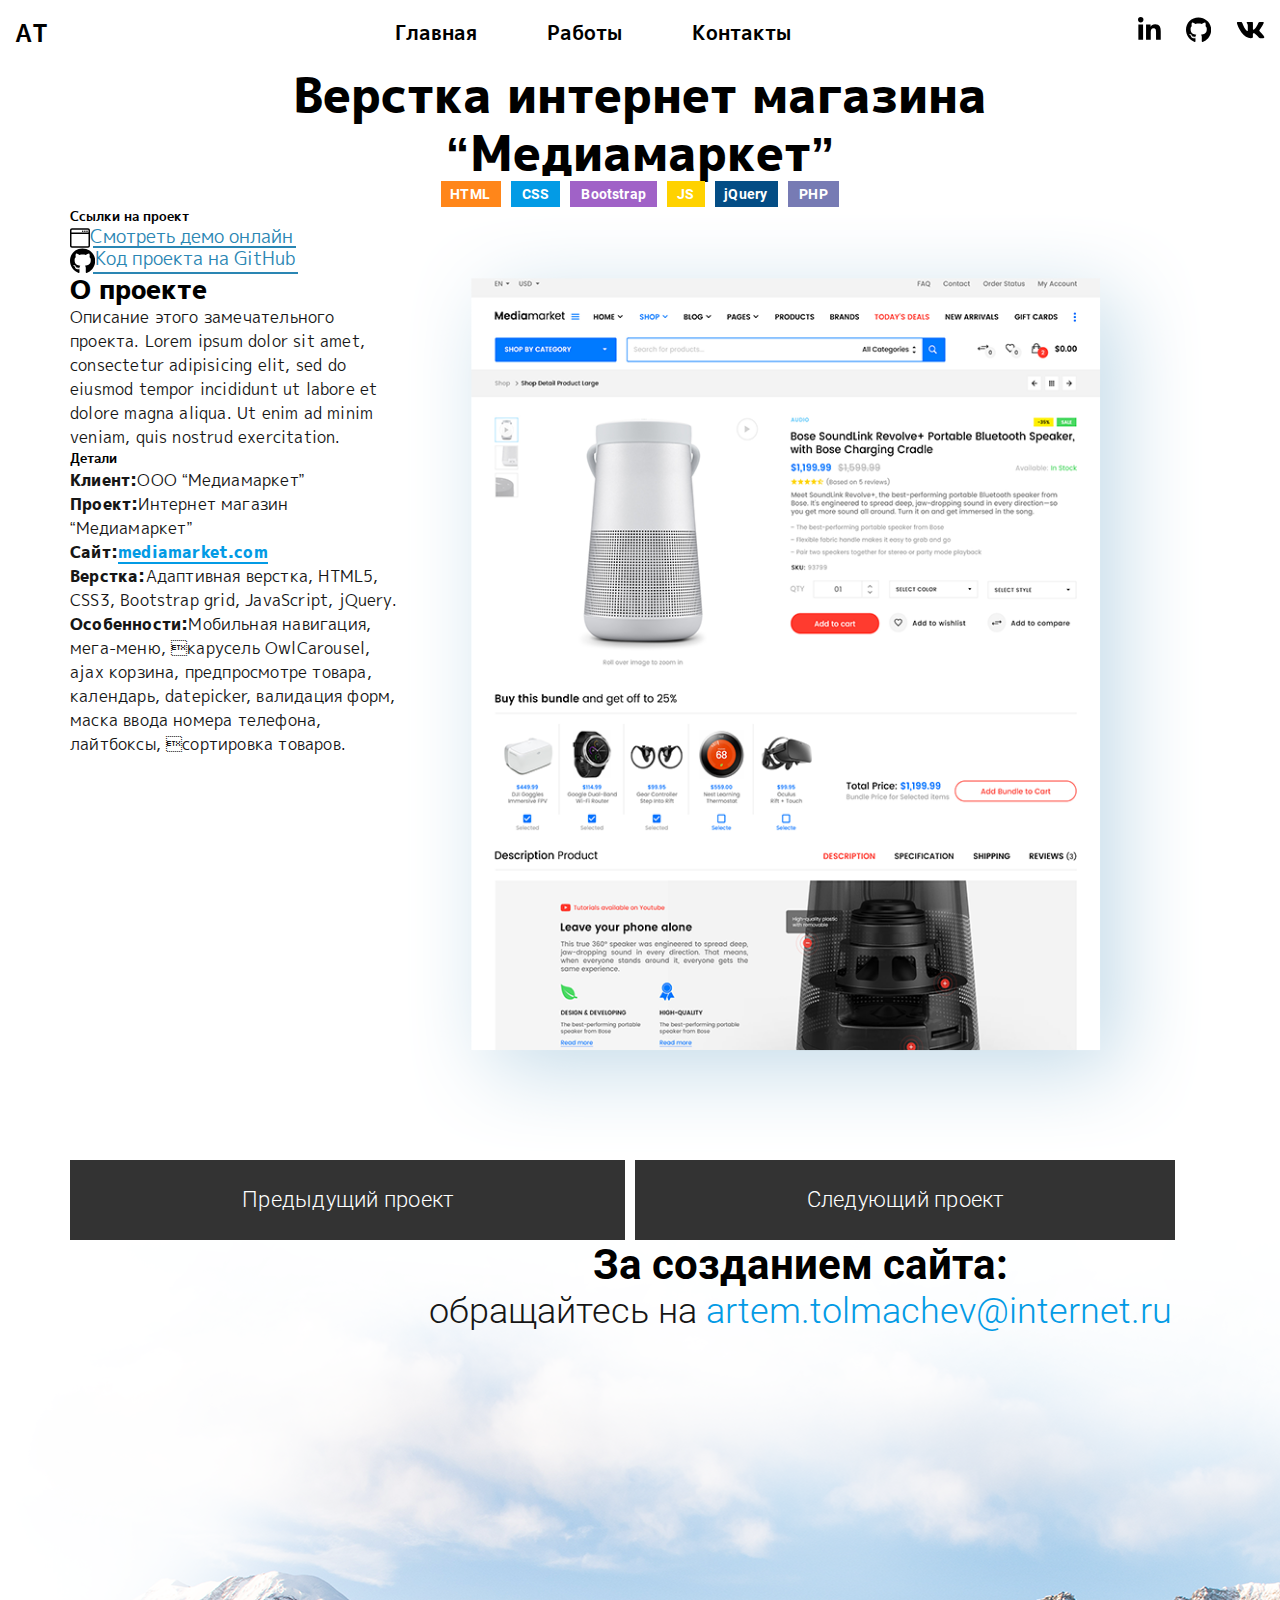
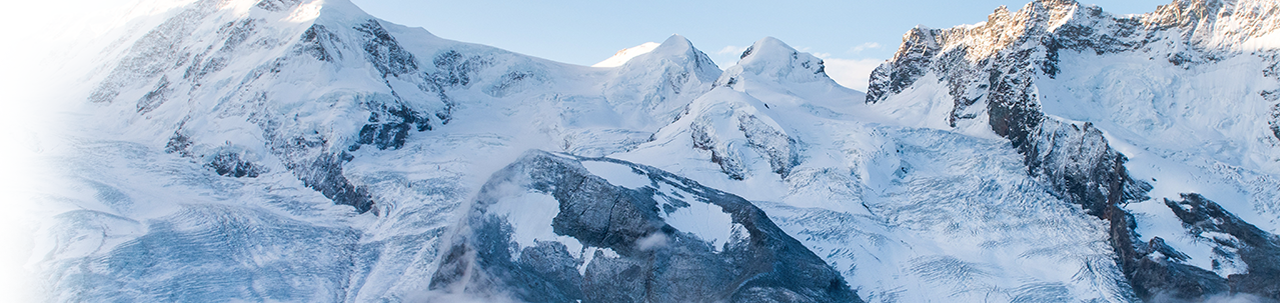
<file: docs/project.html>
<!DOCTYPE html>
<html lang="ru">
    <head>
        <meta charset="UTF-8">
        <meta name="viewport" content="width=device-width, initial-scale=1.0">
        <title>Document</title>
        <link rel="stylesheet" href="./fonts/robotoFonts/stylesheet.css">
        <link rel="stylesheet" href="./fonts/mplus1p/mplus1p.css">
        <link rel="stylesheet" href="./css/main.css">
    </head>
    <body>
        <div class="header-nav">
            <div class="header-nav__container">
                <a href="#" class="logo">
                    <h2  class="bottom-line">АТ</h2>
                </a>
                <nav class="header-inner-nav ">
                    <a href="#" class="bottom-line-hover">
                        Главная
                    </a>
                    <a href="#" class="bottom-line-hover">
                        Работы
                    </a>
                    <a href="#" class="bottom-line-hover">
                        Контакты
                    </a>
                </nav>
                <nav class="header-nav-icn">
                    <a href="#">
                        <svg id="head-nav_icn-size" aria-hidden="true" focusable="false" data-prefix="fab" data-icon="linkedin-in" class="svg-inline--fa fa-linkedin-in fa-w-14" role="img" xmlns="http://www.w3.org/2000/svg" viewBox="0 0 448 512"><path  class="head-nav_icn-color
                        hover-in "fill="currentColor" d="M100.28 448H7.4V148.9h92.88zM53.79 108.1C24.09 108.1 0 83.5 0 53.8a53.79 53.79 0 0 1 107.58 0c0 29.7-24.1 54.3-53.79 54.3zM447.9 448h-92.68V302.4c0-34.7-.7-79.2-48.29-79.2-48.29 0-55.69 37.7-55.69 76.7V448h-92.78V148.9h89.08v40.8h1.3c12.4-23.5 42.69-48.3 87.88-48.3 94 0 111.28 61.9 111.28 142.3V448z"></path></svg>
                    </a>
                    <a href="#">
                        <svg id="head-nav_icn-size"aria-hidden="true" focusable="false" data-prefix="fab" data-icon="github" class="svg-inline--fa fa-github fa-w-16" role="img" xmlns="http://www.w3.org/2000/svg" viewBox="0 0 496 512"><path  class="head-nav_icn-color hover-git" fill="currentColor" d="M165.9 397.4c0 2-2.3 3.6-5.2 3.6-3.3.3-5.6-1.3-5.6-3.6 0-2 2.3-3.6 5.2-3.6 3-.3 5.6 1.3 5.6 3.6zm-31.1-4.5c-.7 2 1.3 4.3 4.3 4.9 2.6 1 5.6 0 6.2-2s-1.3-4.3-4.3-5.2c-2.6-.7-5.5.3-6.2 2.3zm44.2-1.7c-2.9.7-4.9 2.6-4.6 4.9.3 2 2.9 3.3 5.9 2.6 2.9-.7 4.9-2.6 4.6-4.6-.3-1.9-3-3.2-5.9-2.9zM244.8 8C106.1 8 0 113.3 0 252c0 110.9 69.8 205.8 169.5 239.2 12.8 2.3 17.3-5.6 17.3-12.1 0-6.2-.3-40.4-.3-61.4 0 0-70 15-84.7-29.8 0 0-11.4-29.1-27.8-36.6 0 0-22.9-15.7 1.6-15.4 0 0 24.9 2 38.6 25.8 21.9 38.6 58.6 27.5 72.9 20.9 2.3-16 8.8-27.1 16-33.7-55.9-6.2-112.3-14.3-112.3-110.5 0-27.5 7.6-41.3 23.6-58.9-2.6-6.5-11.1-33.3 2.6-67.9 20.9-6.5 69 27 69 27 20-5.6 41.5-8.5 62.8-8.5s42.8 2.9 62.8 8.5c0 0 48.1-33.6 69-27 13.7 34.7 5.2 61.4 2.6 67.9 16 17.7 25.8 31.5 25.8 58.9 0 96.5-58.9 104.2-114.8 110.5 9.2 7.9 17 22.9 17 46.4 0 33.7-.3 75.4-.3 83.6 0 6.5 4.6 14.4 17.3 12.1C428.2 457.8 496 362.9 496 252 496 113.3 383.5 8 244.8 8zM97.2 352.9c-1.3 1-1 3.3.7 5.2 1.6 1.6 3.9 2.3 5.2 1 1.3-1 1-3.3-.7-5.2-1.6-1.6-3.9-2.3-5.2-1zm-10.8-8.1c-.7 1.3.3 2.9 2.3 3.9 1.6 1 3.6.7 4.3-.7.7-1.3-.3-2.9-2.3-3.9-2-.6-3.6-.3-4.3.7zm32.4 35.6c-1.6 1.3-1 4.3 1.3 6.2 2.3 2.3 5.2 2.6 6.5 1 1.3-1.3.7-4.3-1.3-6.2-2.2-2.3-5.2-2.6-6.5-1zm-11.4-14.7c-1.6 1-1.6 3.6 0 5.9 1.6 2.3 4.3 3.3 5.6 2.3 1.6-1.3 1.6-3.9 0-6.2-1.4-2.3-4-3.3-5.6-2z"></path></svg>
                    </a>
                    <a href="#">
                        <svg  id="head-nav_vk-size" aria-hidden="true" focusable="false" data-prefix="fab" data-icon="vk" class="svg-inline--fa fa-vk fa-w-18" role="img" xmlns="http://www.w3.org/2000/svg" viewBox="0 0 576 512"><path class="head-nav_icn-color hover-vk"fill="currentColor" d="M545 117.7c3.7-12.5 0-21.7-17.8-21.7h-58.9c-15 0-21.9 7.9-25.6 16.7 0 0-30 73.1-72.4 120.5-13.7 13.7-20 18.1-27.5 18.1-3.7 0-9.4-4.4-9.4-16.9V117.7c0-15-4.2-21.7-16.6-21.7h-92.6c-9.4 0-15 7-15 13.5 0 14.2 21.2 17.5 23.4 57.5v86.8c0 19-3.4 22.5-10.9 22.5-20 0-68.6-73.4-97.4-157.4-5.8-16.3-11.5-22.9-26.6-22.9H38.8c-16.8 0-20.2 7.9-20.2 16.7 0 15.6 20 93.1 93.1 195.5C160.4 378.1 229 416 291.4 416c37.5 0 42.1-8.4 42.1-22.9 0-66.8-3.4-73.1 15.4-73.1 8.7 0 23.7 4.4 58.7 38.1 40 40 46.6 57.9 69 57.9h58.9c16.8 0 25.3-8.4 20.4-25-11.2-34.9-86.9-106.7-90.3-111.5-8.7-11.2-6.2-16.2 0-26.2.1-.1 72-101.3 79.4-135.6z"></path></svg>
                    </a>
                </nav>
                 <div class="toggle-menu"><a href="#"><span></span></a></div>
            </div>             
        </div>
        <!-- section-project -->
        <section class="project">
            <div class="container">
                <div class="project__header">
                    <h3>
                        <span class="bottom-line">Верстка интернет магазина</span> 
                        <span class="bottom-line">“Медиамаркет”</span>
                    </h3>
                    <div class="project__tools">
                        <div>HTML</div>
                        <div>CSS</div>
                        <div>Bootstrap</div>
                        <div>JS</div>
                        <div>jQuery</div>
                        <div>PHP</div>
                    </div>
                </div>
                <div class="project__center">
                    <div class="project__rigth-col">
                        <img src="./img/project-img/project-img.png" alt="фото с товарми">
                    </div>
                    <div class="project__left-col">
                        <div class="project__links">
                            <h5 class="bottom-line">Ссылки на проект</h5>
                            <a href="#">
                                <div class="icn-window">
                                    <img src="./img/project-img/browser-window-icn.svg" alt="icon-window">
                                </div>
                                Смотреть демо онлайн
                            </a>
                                
                            <a href="#">
                                <svg id="head-nav_icn-size"aria-hidden="true" focusable="false" data-prefix="fab" data-icon="github" class="svg-inline--fa fa-github fa-w-16" role="img" xmlns="http://www.w3.org/2000/svg" viewBox="0 0 496 512"><path  class="head-nav_icn-color hover-git" fill="currentColor" d="M165.9 397.4c0 2-2.3 3.6-5.2 3.6-3.3.3-5.6-1.3-5.6-3.6 0-2 2.3-3.6 5.2-3.6 3-.3 5.6 1.3 5.6 3.6zm-31.1-4.5c-.7 2 1.3 4.3 4.3 4.9 2.6 1 5.6 0 6.2-2s-1.3-4.3-4.3-5.2c-2.6-.7-5.5.3-6.2 2.3zm44.2-1.7c-2.9.7-4.9 2.6-4.6 4.9.3 2 2.9 3.3 5.9 2.6 2.9-.7 4.9-2.6 4.6-4.6-.3-1.9-3-3.2-5.9-2.9zM244.8 8C106.1 8 0 113.3 0 252c0 110.9 69.8 205.8 169.5 239.2 12.8 2.3 17.3-5.6 17.3-12.1 0-6.2-.3-40.4-.3-61.4 0 0-70 15-84.7-29.8 0 0-11.4-29.1-27.8-36.6 0 0-22.9-15.7 1.6-15.4 0 0 24.9 2 38.6 25.8 21.9 38.6 58.6 27.5 72.9 20.9 2.3-16 8.8-27.1 16-33.7-55.9-6.2-112.3-14.3-112.3-110.5 0-27.5 7.6-41.3 23.6-58.9-2.6-6.5-11.1-33.3 2.6-67.9 20.9-6.5 69 27 69 27 20-5.6 41.5-8.5 62.8-8.5s42.8 2.9 62.8 8.5c0 0 48.1-33.6 69-27 13.7 34.7 5.2 61.4 2.6 67.9 16 17.7 25.8 31.5 25.8 58.9 0 96.5-58.9 104.2-114.8 110.5 9.2 7.9 17 22.9 17 46.4 0 33.7-.3 75.4-.3 83.6 0 6.5 4.6 14.4 17.3 12.1C428.2 457.8 496 362.9 496 252 496 113.3 383.5 8 244.8 8zM97.2 352.9c-1.3 1-1 3.3.7 5.2 1.6 1.6 3.9 2.3 5.2 1 1.3-1 1-3.3-.7-5.2-1.6-1.6-3.9-2.3-5.2-1zm-10.8-8.1c-.7 1.3.3 2.9 2.3 3.9 1.6 1 3.6.7 4.3-.7.7-1.3-.3-2.9-2.3-3.9-2-.6-3.6-.3-4.3.7zm32.4 35.6c-1.6 1.3-1 4.3 1.3 6.2 2.3 2.3 5.2 2.6 6.5 1 1.3-1.3.7-4.3-1.3-6.2-2.2-2.3-5.2-2.6-6.5-1zm-11.4-14.7c-1.6 1-1.6 3.6 0 5.9 1.6 2.3 4.3 3.3 5.6 2.3 1.6-1.3 1.6-3.9 0-6.2-1.4-2.3-4-3.3-5.6-2z"></path></svg>
                                Код проекта на GitHub
                            </a>
                        </div>
                        <div class="project-discription">
                            <h5 class="bottom-line">О проекте</h5>
                            <p>
                                Описание этого замечательного проекта. Lorem ipsum dolor sit amet, consectetur adipisicing elit, sed do eiusmod tempor incididunt ut labore et dolore magna aliqua. Ut enim ad minim veniam, quis nostrud exercitation.
                            </p>
                        </div>
                        <div class="project-details">
                        <h5 class="bottom-line">Детали</h5>
                            <ul>
                                <li>Клиент:<span>ООО “Медиамаркет”</span></li>
                                <li>Проект:<span>Интернет магазин “Медиамаркет”</span></li>
                                <li>Сайт:<a href="mediamarket.com">mediamarket.com</a></li>
                                <li>Верстка:<span>Адаптивная верстка, HTML5, CSS3, Bootstrap grid, JavaScript, jQuery.</span></li>
                                <li>Особенности:<span>Мобильная навигация, мега-меню, карусель OwlCarousel, ajax корзина, предпросмотре товара, календарь, datepicker, валидация форм, маска ввода номера телефона, лайтбоксы, сортировка товаров.</span></li>
                            </ul>
                        </div>
                    </div>
                </div> 
                <div class="project__button">
                    <a href="#">Предыдущий проект</a>
                    <a href="#">Следующий проект</a>
                </div>  
            </div>
            <footer class="project__footer">
                <div class="project__footer-bg">
                    <h3>
                        За созданием сайта:
                    </h3>
                    <div>обращайтесь на <a href="mailto:artem.tolmachev@internet.ru">artem.tolmachev@internet.ru</a></div>
                </div>
            </footer>
        </section>
        <!-- section-project -->
    </body>
</file>
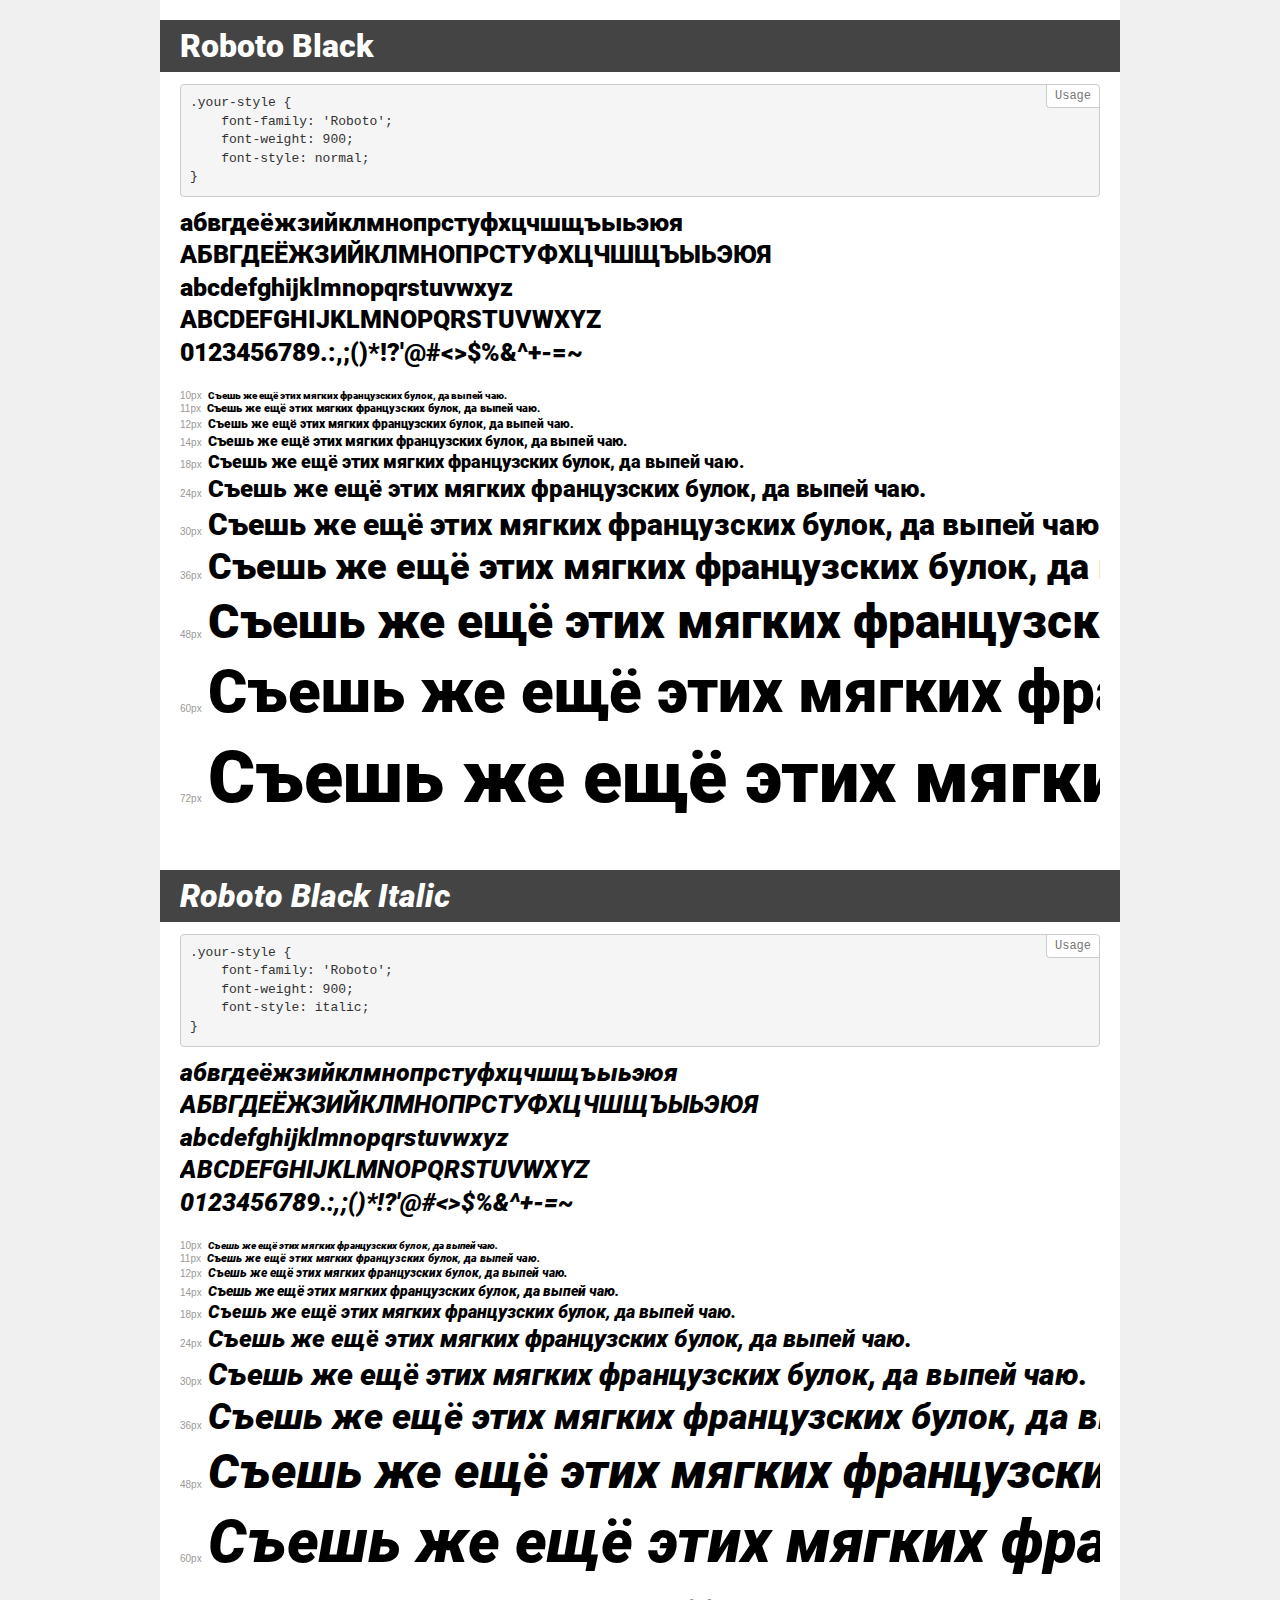
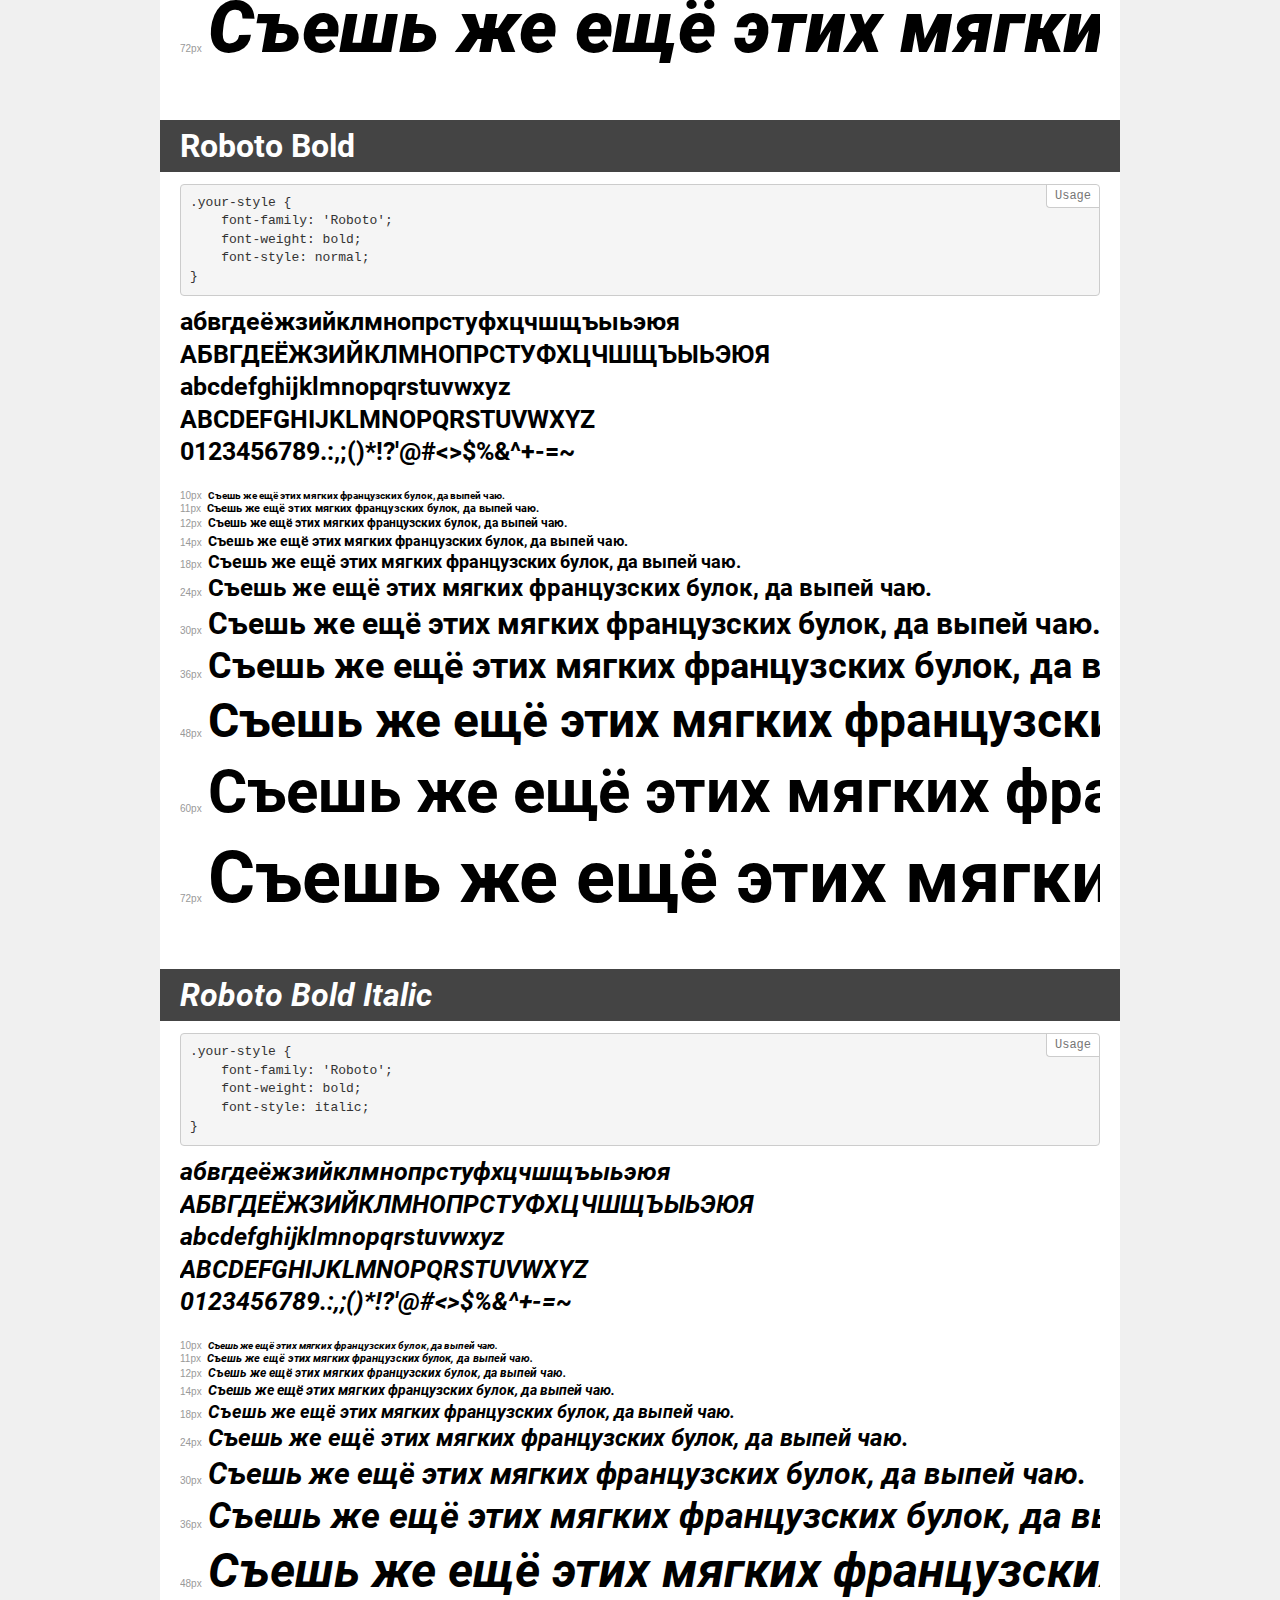
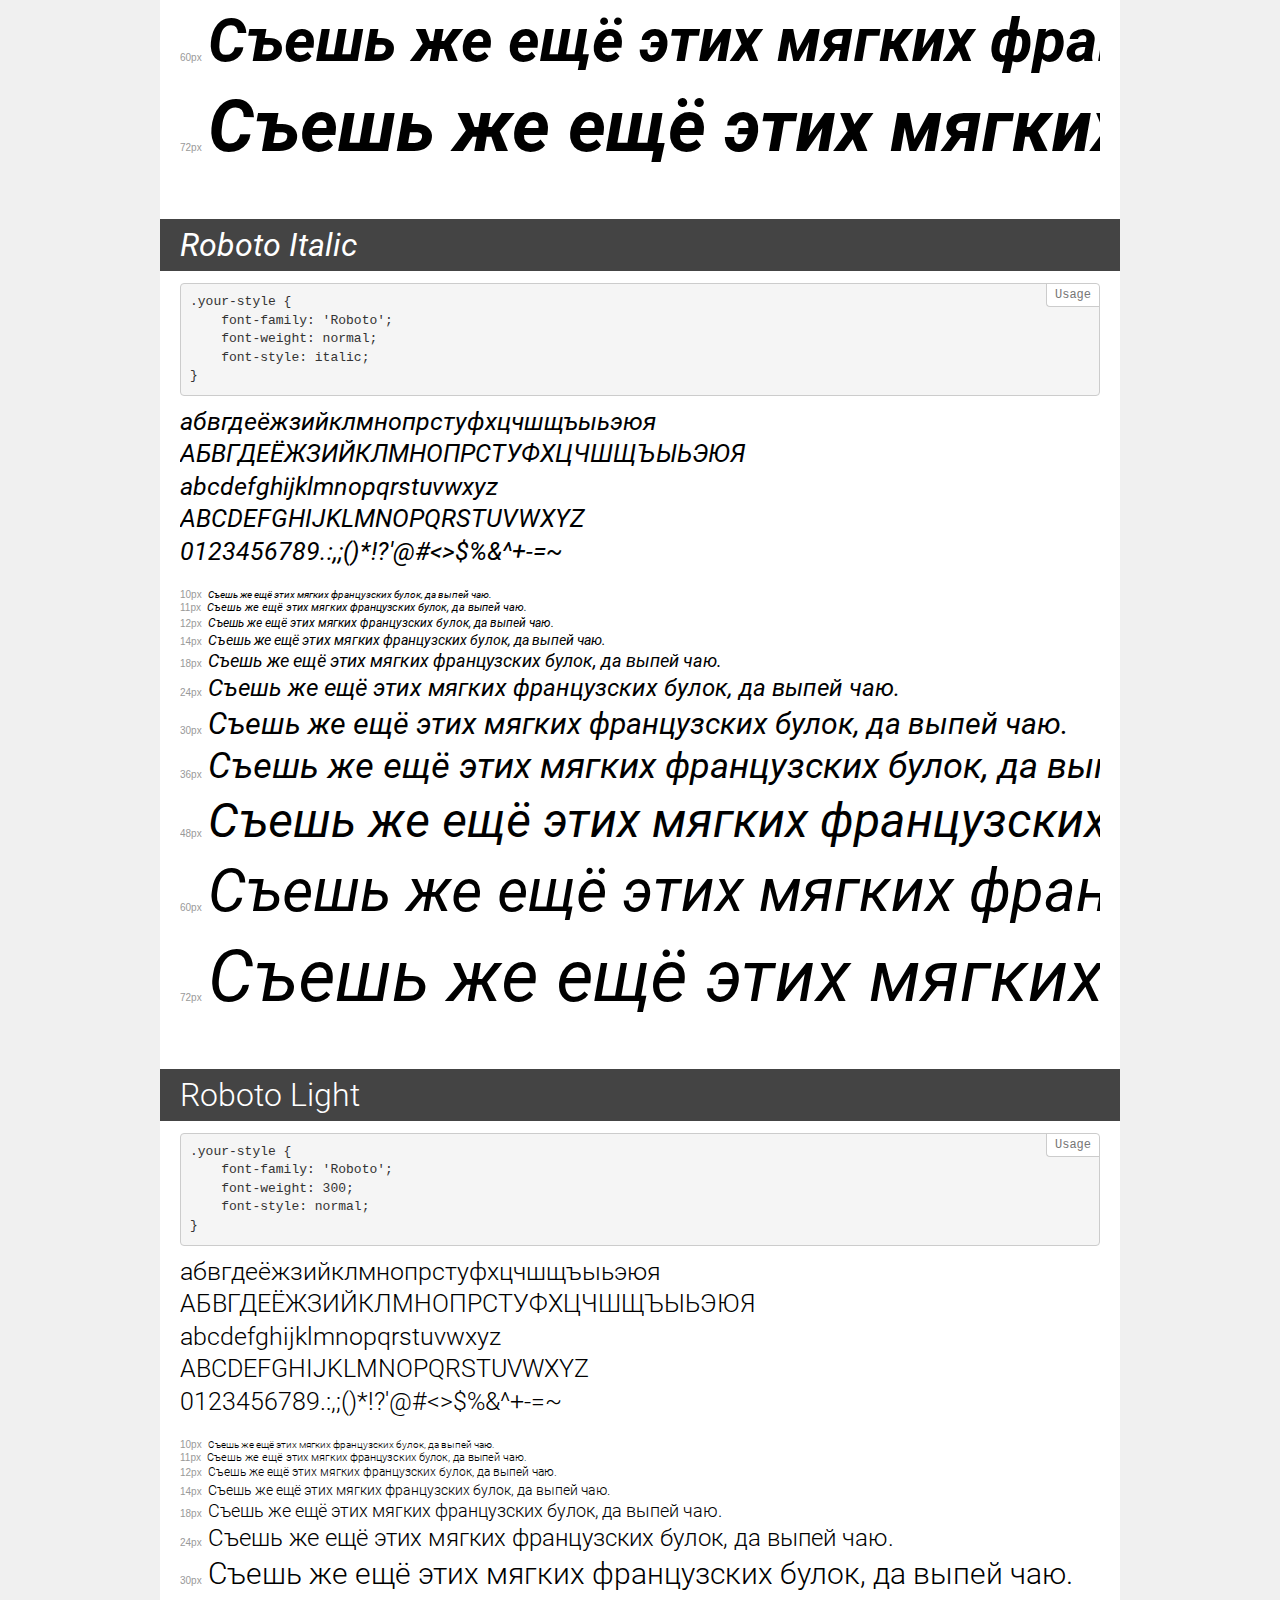
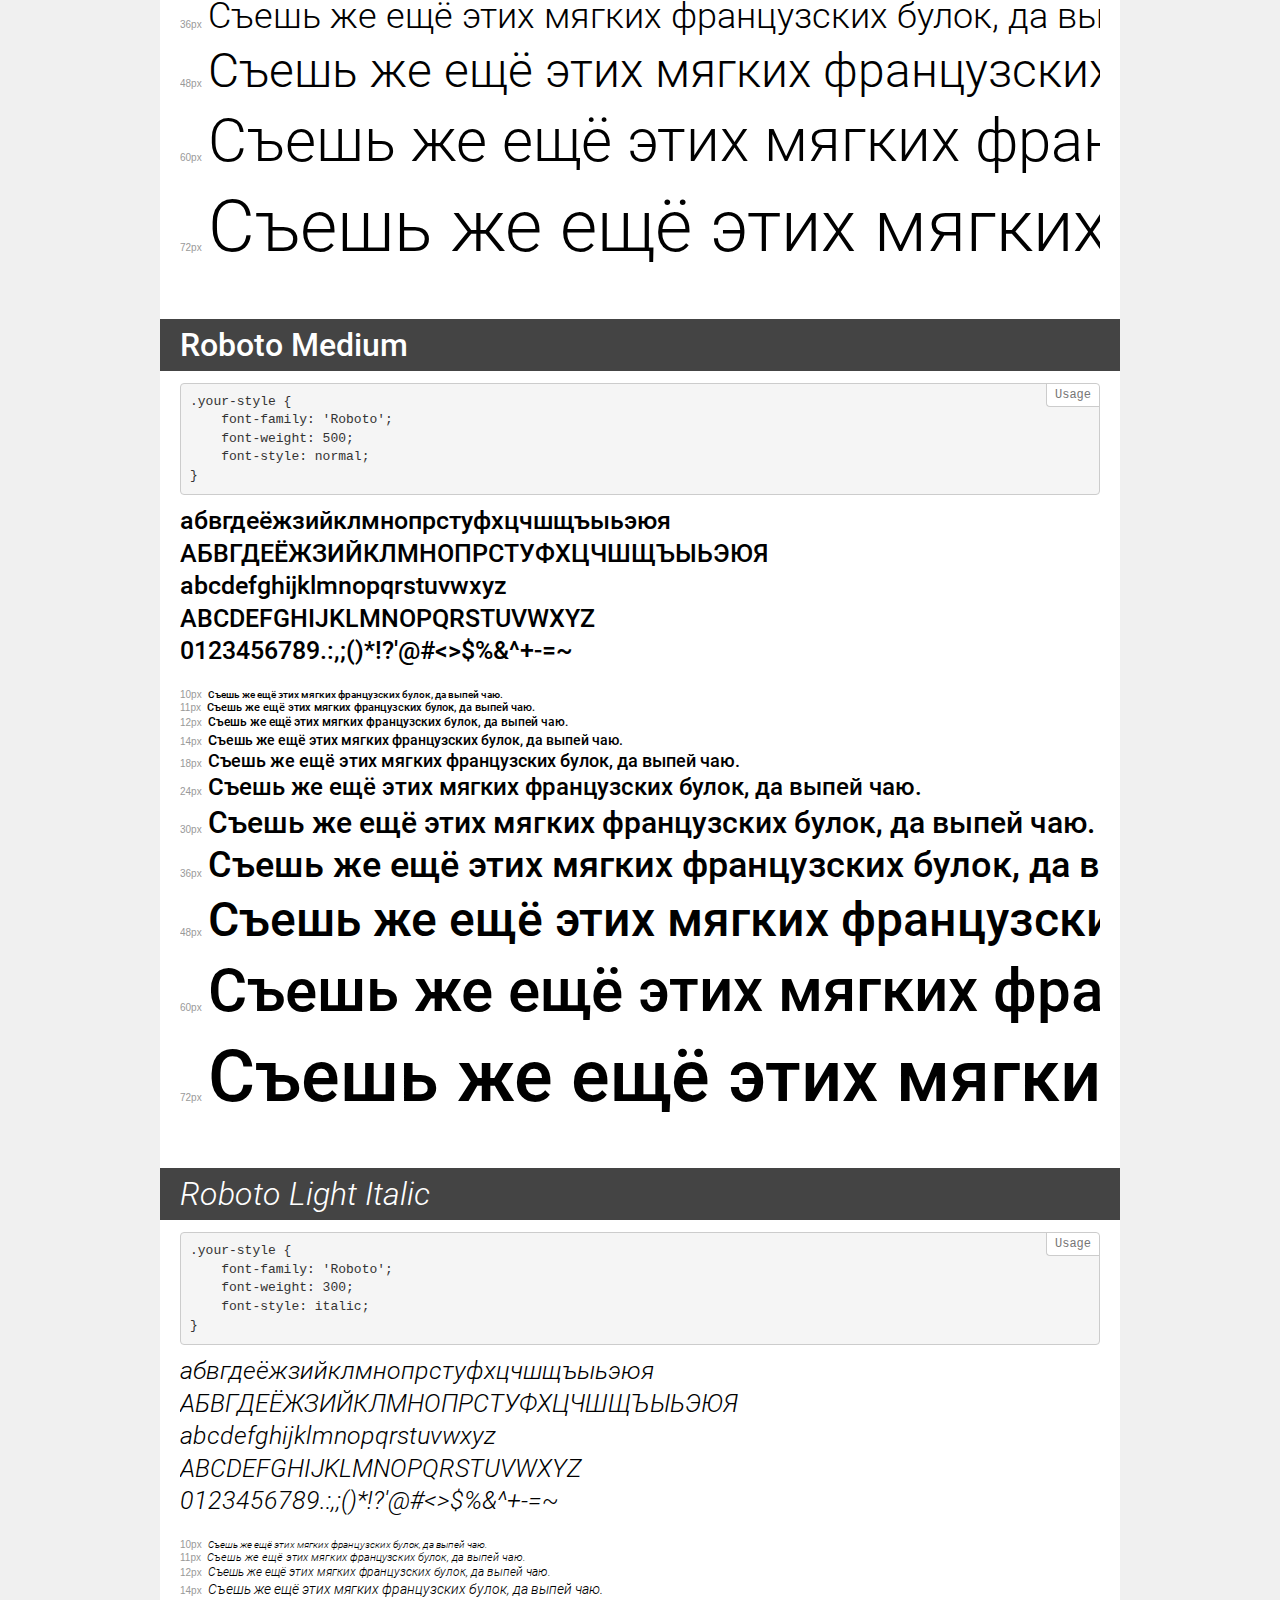
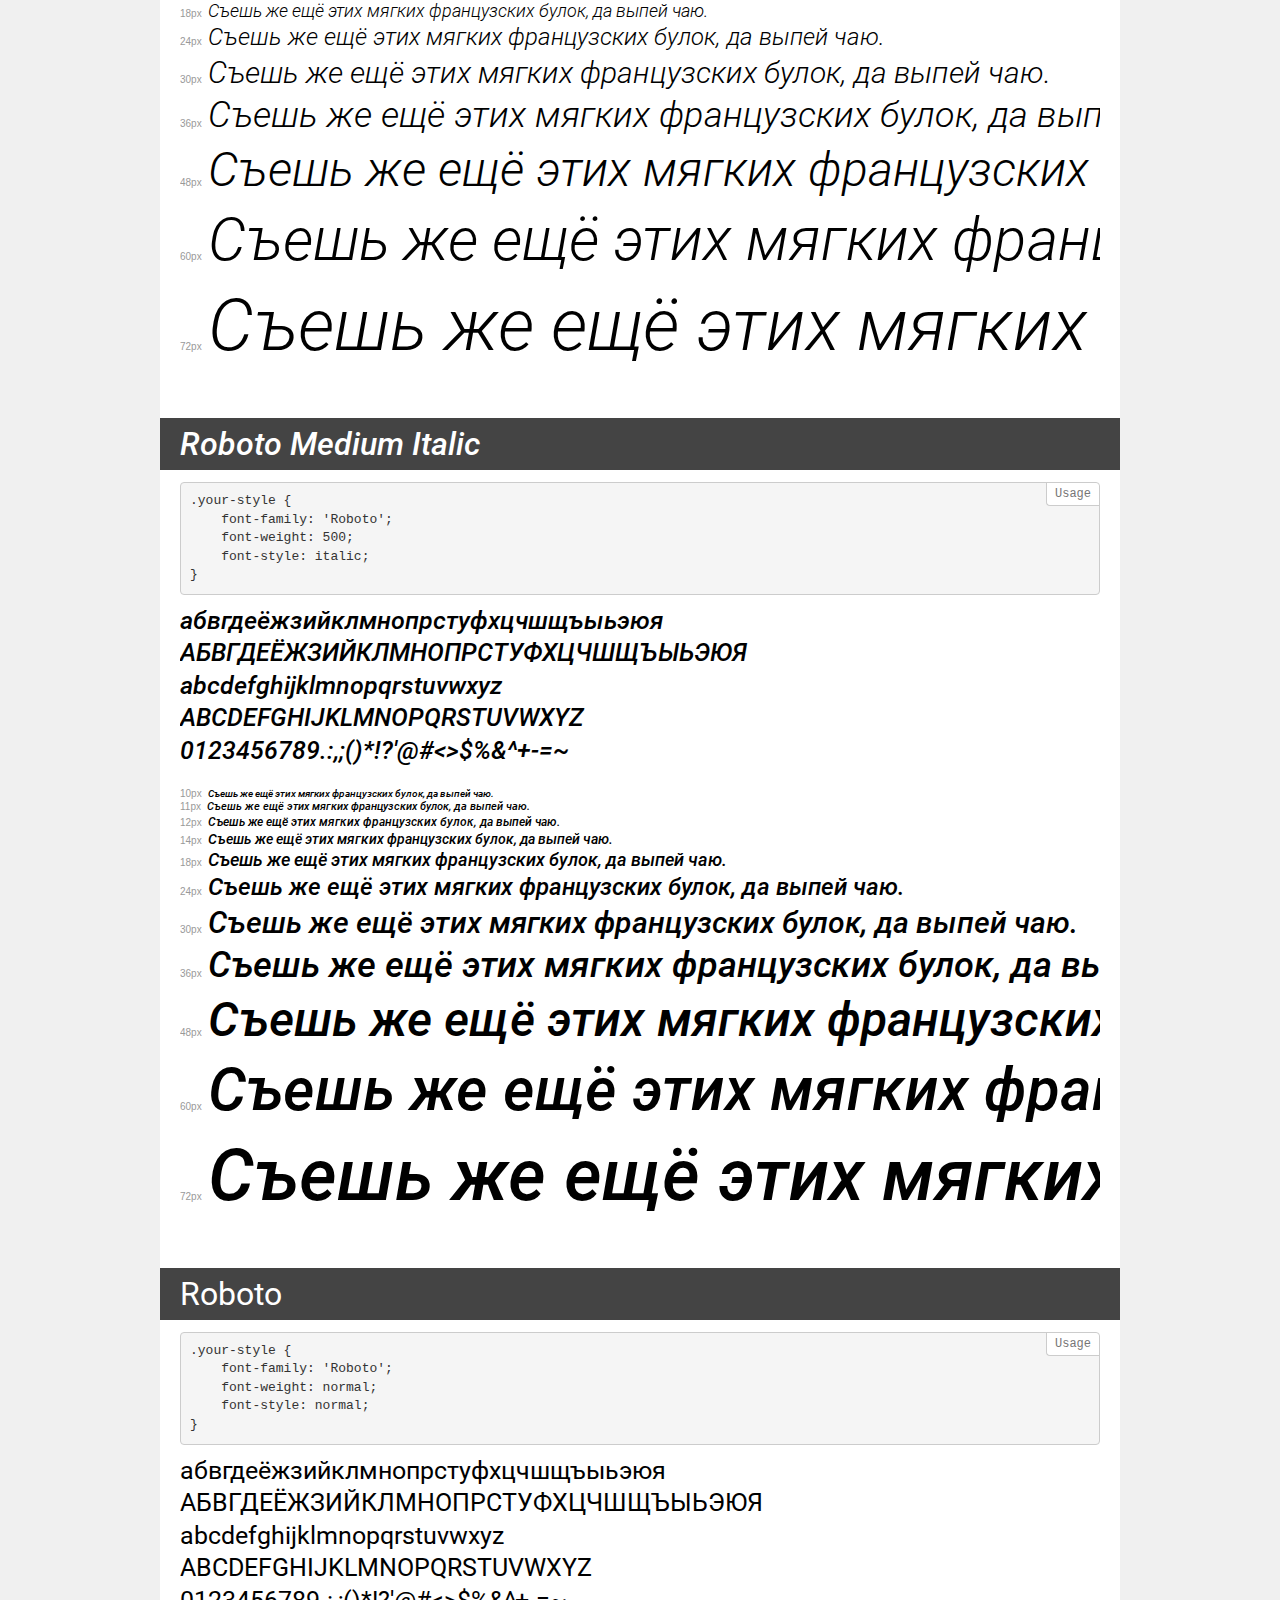
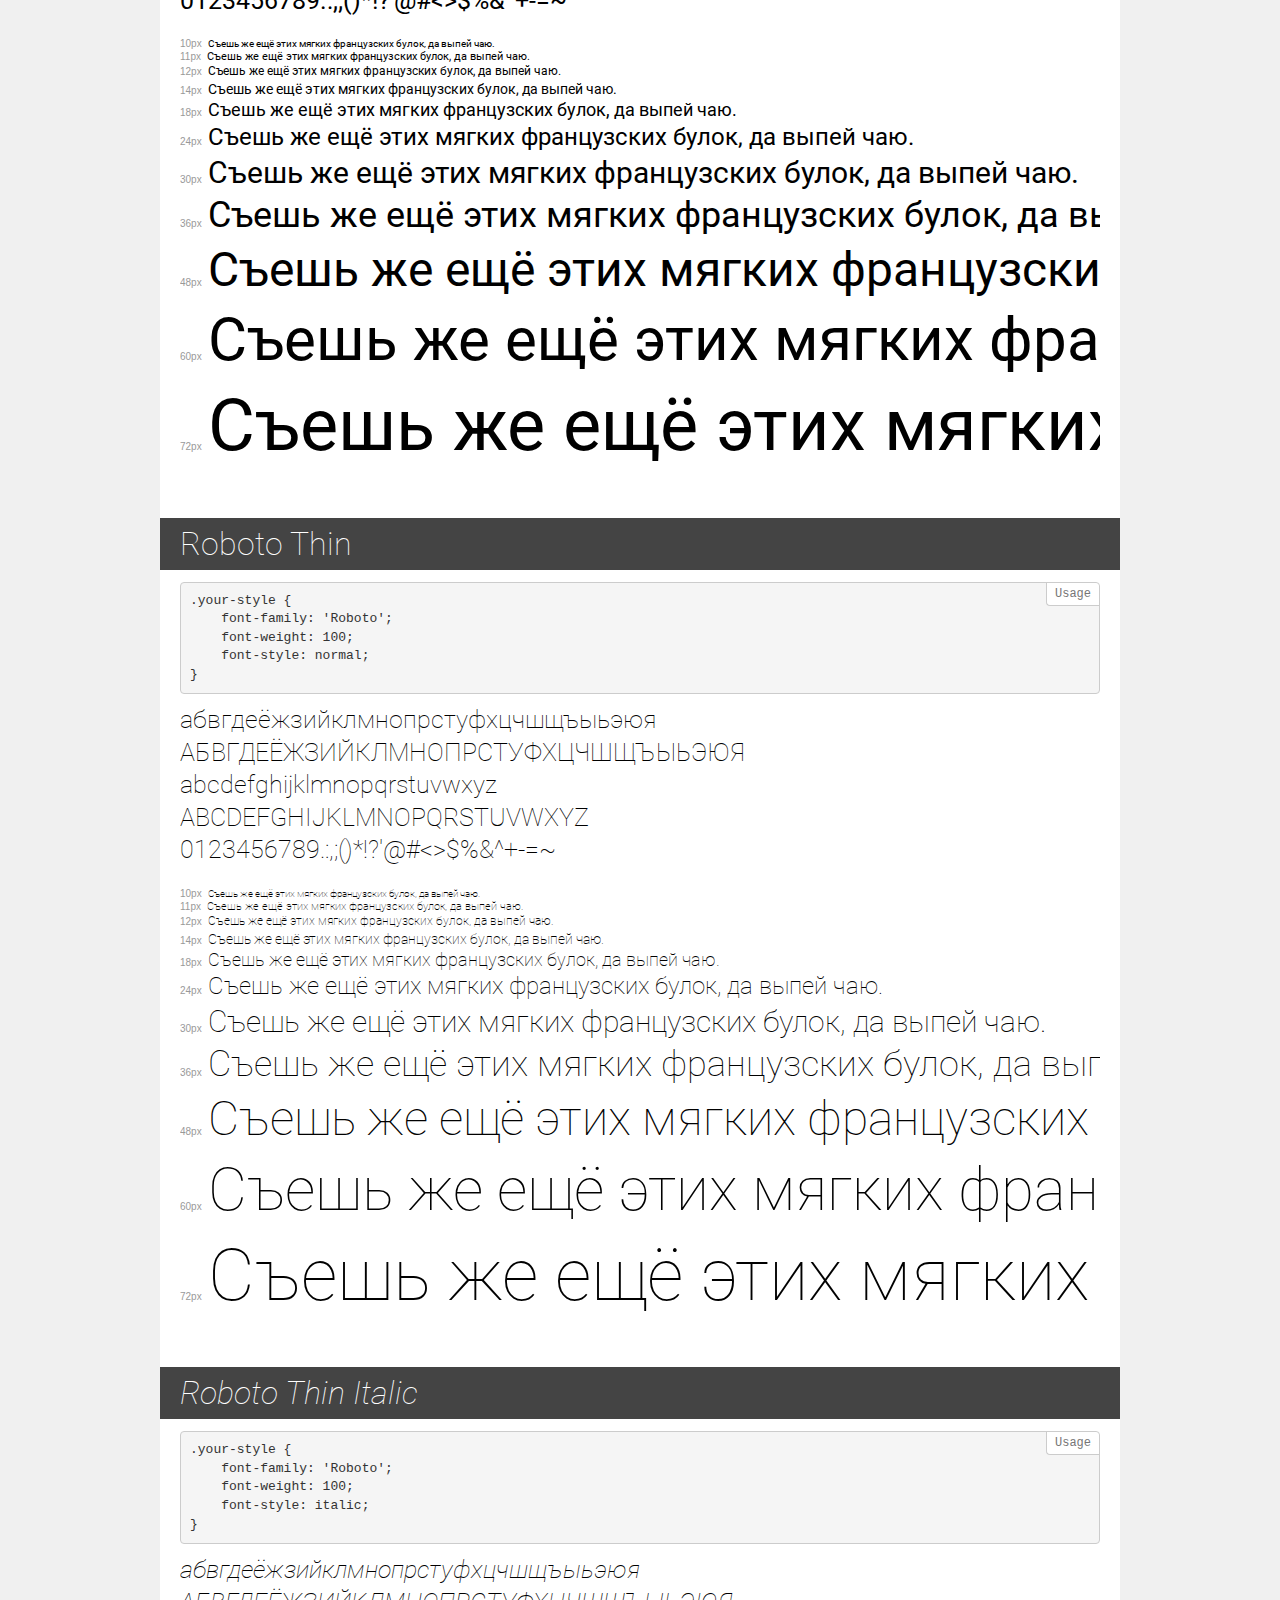
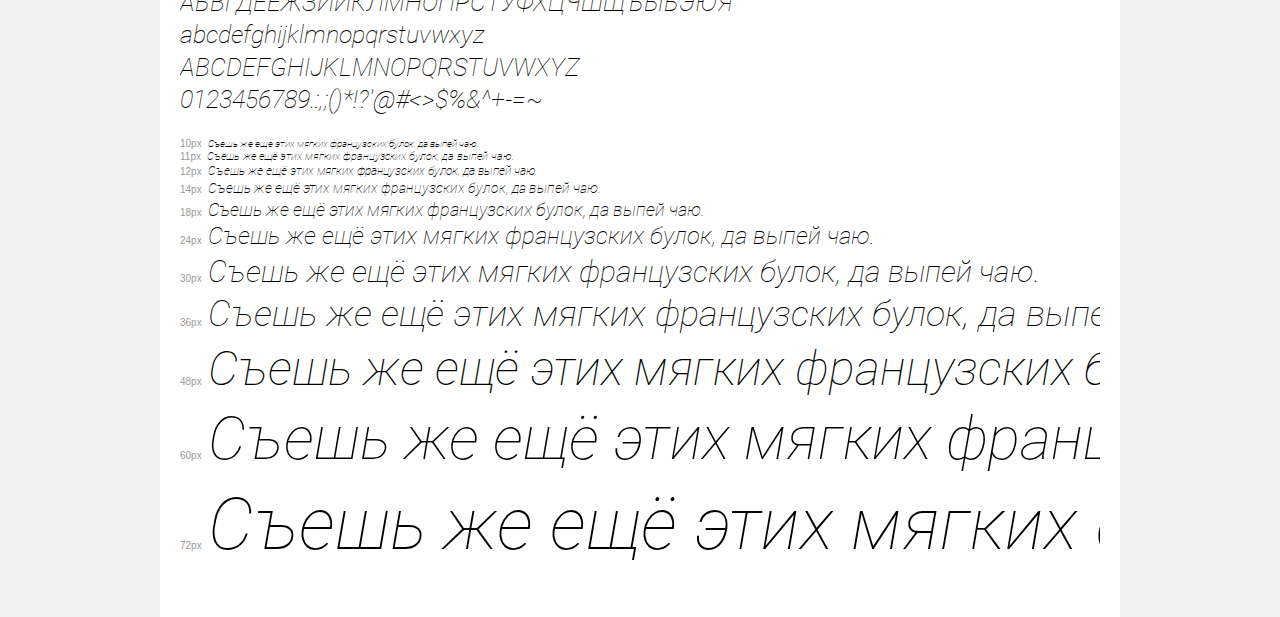
<file: docs/fonts/robotoFonts/demo.html>
<!DOCTYPE html>
<html lang="en">
<head>
    <meta charset="utf-8">
    <meta http-equiv="X-UA-Compatible" content="IE=edge">
    <meta name="viewport" content="width=device-width, initial-scale=1">
    <meta name="robots" content="noindex, noarchive">
    <meta name="format-detection" content="telephone=no">
    <title>Transfonter demo</title>
    <link href="stylesheet.css" rel="stylesheet">
    <style>
        /*
        http://meyerweb.com/eric/tools/css/reset/
        v2.0 | 20110126
        License: none (public domain)
        */
        html, body, div, span, applet, object, iframe,
        h1, h2, h3, h4, h5, h6, p, blockquote, pre,
        a, abbr, acronym, address, big, cite, code,
        del, dfn, em, img, ins, kbd, q, s, samp,
        small, strike, strong, sub, sup, tt, var,
        b, u, i, center,
        dl, dt, dd, ol, ul, li,
        fieldset, form, label, legend,
        table, caption, tbody, tfoot, thead, tr, th, td,
        article, aside, canvas, details, embed,
        figure, figcaption, footer, header, hgroup,
        menu, nav, output, ruby, section, summary,
        time, mark, audio, video {
            margin: 0;
            padding: 0;
            border: 0;
            font-size: 100%;
            font: inherit;
            vertical-align: baseline;
        }
        /* HTML5 display-role reset for older browsers */
        article, aside, details, figcaption, figure,
        footer, header, hgroup, menu, nav, section {
            display: block;
        }
        body {
            line-height: 1;
        }
        ol, ul {
            list-style: none;
        }
        blockquote, q {
            quotes: none;
        }
        blockquote:before, blockquote:after,
        q:before, q:after {
            content: '';
            content: none;
        }
        table {
            border-collapse: collapse;
            border-spacing: 0;
        }
        /* demo styles */
        body {
            background: #f0f0f0;
            color: #000;
        }
        .page {
            background: #fff;
            width: 920px;
            margin: 0 auto;
            padding: 20px 20px 0 20px;
            overflow: hidden;
        }
        .font-container {
            overflow-x: auto;
            overflow-y: hidden;
            margin-bottom: 40px;
            line-height: 1.3;
            white-space: nowrap;
            padding-bottom: 5px;
        }
        h1 {
            position: relative;
            background: #444;
            font-size: 32px;
            color: #fff;
            padding: 10px 20px;
            margin: 0 -20px 12px -20px;
        }
        .letters {
            font-size: 25px;
            margin-bottom: 20px;
        }
        .s10:before {
            content: '10px';
        }
        .s11:before {
            content: '11px';
        }
        .s12:before {
            content: '12px';
        }
        .s14:before {
            content: '14px';
        }
        .s18:before {
            content: '18px';
        }
        .s24:before {
            content: '24px';
        }
        .s30:before {
            content: '30px';
        }
        .s36:before {
            content: '36px';
        }
        .s48:before {
            content: '48px';
        }
        .s60:before {
            content: '60px';
        }
        .s72:before {
            content: '72px';
        }
        .s10:before, .s11:before, .s12:before, .s14:before,
        .s18:before, .s24:before, .s30:before, .s36:before,
        .s48:before, .s60:before, .s72:before {
            font-family: Arial, sans-serif;
            font-size: 10px;
            font-weight: normal;
            font-style: normal;
            color: #999;
            padding-right: 6px;
        }
        pre {
            display: block;
            position: relative;
            padding: 9px;
            margin: 0 0 10px;
            font-family: Monaco, Menlo, Consolas, "Courier New", monospace;
            font-size: 13px;
            line-height: 1.428571429;
            color: #333;
            font-weight: normal;
            font-style: normal;
            background-color: #f5f5f5;
            border: 1px solid #ccc;
            overflow-x: auto;
            border-radius: 4px;
        }
        pre:after {
            display: block;
            position: absolute;
            right: 0;
            top: 0;
            content: 'Usage';
            line-height: 1;
            padding: 5px 8px;
            font-size: 12px;
            color: #767676;
            background-color: #fff;
            border: 1px solid #ccc;
            border-right: none;
            border-top: none;
            border-radius: 0 4px 0 4px;
            z-index: 10;
        }
        /* responsive */
        @media (max-width: 959px) {
            .page {
                width: auto;
                margin: 0;
            }
        }
    </style>
</head>
<body>
<div class="page">
    <div class="demo">
        <h1 style="font-family: 'Roboto'; font-weight: 900; font-style: normal;">Roboto Black</h1>
        <pre>.your-style {
    font-family: 'Roboto';
    font-weight: 900;
    font-style: normal;
}</pre>
        <div class="font-container" style="font-family: 'Roboto'; font-weight: 900; font-style: normal;">
            <p class="letters">
                абвгдеёжзийклмнопрстуфхцчшщъыьэюя<br>
АБВГДЕЁЖЗИЙКЛМНОПРСТУФХЦЧШЩЪЫЬЭЮЯ<br>
abcdefghijklmnopqrstuvwxyz<br>
ABCDEFGHIJKLMNOPQRSTUVWXYZ<br>
                0123456789.:,;()*!?'@#<>$%&^+-=~
            </p>
            <p class="s10" style="font-size: 10px;">Съешь же ещё этих мягких французских булок, да выпей чаю.</p>
            <p class="s11" style="font-size: 11px;">Съешь же ещё этих мягких французских булок, да выпей чаю.</p>
            <p class="s12" style="font-size: 12px;">Съешь же ещё этих мягких французских булок, да выпей чаю.</p>
            <p class="s14" style="font-size: 14px;">Съешь же ещё этих мягких французских булок, да выпей чаю.</p>
            <p class="s18" style="font-size: 18px;">Съешь же ещё этих мягких французских булок, да выпей чаю.</p>
            <p class="s24" style="font-size: 24px;">Съешь же ещё этих мягких французских булок, да выпей чаю.</p>
            <p class="s30" style="font-size: 30px;">Съешь же ещё этих мягких французских булок, да выпей чаю.</p>
            <p class="s36" style="font-size: 36px;">Съешь же ещё этих мягких французских булок, да выпей чаю.</p>
            <p class="s48" style="font-size: 48px;">Съешь же ещё этих мягких французских булок, да выпей чаю.</p>
            <p class="s60" style="font-size: 60px;">Съешь же ещё этих мягких французских булок, да выпей чаю.</p>
            <p class="s72" style="font-size: 72px;">Съешь же ещё этих мягких французских булок, да выпей чаю.</p>
        </div>
    </div>
    <div class="demo">
        <h1 style="font-family: 'Roboto'; font-weight: 900; font-style: italic;">Roboto Black Italic</h1>
        <pre>.your-style {
    font-family: 'Roboto';
    font-weight: 900;
    font-style: italic;
}</pre>
        <div class="font-container" style="font-family: 'Roboto'; font-weight: 900; font-style: italic;">
            <p class="letters">
                абвгдеёжзийклмнопрстуфхцчшщъыьэюя<br>
АБВГДЕЁЖЗИЙКЛМНОПРСТУФХЦЧШЩЪЫЬЭЮЯ<br>
abcdefghijklmnopqrstuvwxyz<br>
ABCDEFGHIJKLMNOPQRSTUVWXYZ<br>
                0123456789.:,;()*!?'@#<>$%&^+-=~
            </p>
            <p class="s10" style="font-size: 10px;">Съешь же ещё этих мягких французских булок, да выпей чаю.</p>
            <p class="s11" style="font-size: 11px;">Съешь же ещё этих мягких французских булок, да выпей чаю.</p>
            <p class="s12" style="font-size: 12px;">Съешь же ещё этих мягких французских булок, да выпей чаю.</p>
            <p class="s14" style="font-size: 14px;">Съешь же ещё этих мягких французских булок, да выпей чаю.</p>
            <p class="s18" style="font-size: 18px;">Съешь же ещё этих мягких французских булок, да выпей чаю.</p>
            <p class="s24" style="font-size: 24px;">Съешь же ещё этих мягких французских булок, да выпей чаю.</p>
            <p class="s30" style="font-size: 30px;">Съешь же ещё этих мягких французских булок, да выпей чаю.</p>
            <p class="s36" style="font-size: 36px;">Съешь же ещё этих мягких французских булок, да выпей чаю.</p>
            <p class="s48" style="font-size: 48px;">Съешь же ещё этих мягких французских булок, да выпей чаю.</p>
            <p class="s60" style="font-size: 60px;">Съешь же ещё этих мягких французских булок, да выпей чаю.</p>
            <p class="s72" style="font-size: 72px;">Съешь же ещё этих мягких французских булок, да выпей чаю.</p>
        </div>
    </div>
    <div class="demo">
        <h1 style="font-family: 'Roboto'; font-weight: bold; font-style: normal;">Roboto Bold</h1>
        <pre>.your-style {
    font-family: 'Roboto';
    font-weight: bold;
    font-style: normal;
}</pre>
        <div class="font-container" style="font-family: 'Roboto'; font-weight: bold; font-style: normal;">
            <p class="letters">
                абвгдеёжзийклмнопрстуфхцчшщъыьэюя<br>
АБВГДЕЁЖЗИЙКЛМНОПРСТУФХЦЧШЩЪЫЬЭЮЯ<br>
abcdefghijklmnopqrstuvwxyz<br>
ABCDEFGHIJKLMNOPQRSTUVWXYZ<br>
                0123456789.:,;()*!?'@#<>$%&^+-=~
            </p>
            <p class="s10" style="font-size: 10px;">Съешь же ещё этих мягких французских булок, да выпей чаю.</p>
            <p class="s11" style="font-size: 11px;">Съешь же ещё этих мягких французских булок, да выпей чаю.</p>
            <p class="s12" style="font-size: 12px;">Съешь же ещё этих мягких французских булок, да выпей чаю.</p>
            <p class="s14" style="font-size: 14px;">Съешь же ещё этих мягких французских булок, да выпей чаю.</p>
            <p class="s18" style="font-size: 18px;">Съешь же ещё этих мягких французских булок, да выпей чаю.</p>
            <p class="s24" style="font-size: 24px;">Съешь же ещё этих мягких французских булок, да выпей чаю.</p>
            <p class="s30" style="font-size: 30px;">Съешь же ещё этих мягких французских булок, да выпей чаю.</p>
            <p class="s36" style="font-size: 36px;">Съешь же ещё этих мягких французских булок, да выпей чаю.</p>
            <p class="s48" style="font-size: 48px;">Съешь же ещё этих мягких французских булок, да выпей чаю.</p>
            <p class="s60" style="font-size: 60px;">Съешь же ещё этих мягких французских булок, да выпей чаю.</p>
            <p class="s72" style="font-size: 72px;">Съешь же ещё этих мягких французских булок, да выпей чаю.</p>
        </div>
    </div>
    <div class="demo">
        <h1 style="font-family: 'Roboto'; font-weight: bold; font-style: italic;">Roboto Bold Italic</h1>
        <pre>.your-style {
    font-family: 'Roboto';
    font-weight: bold;
    font-style: italic;
}</pre>
        <div class="font-container" style="font-family: 'Roboto'; font-weight: bold; font-style: italic;">
            <p class="letters">
                абвгдеёжзийклмнопрстуфхцчшщъыьэюя<br>
АБВГДЕЁЖЗИЙКЛМНОПРСТУФХЦЧШЩЪЫЬЭЮЯ<br>
abcdefghijklmnopqrstuvwxyz<br>
ABCDEFGHIJKLMNOPQRSTUVWXYZ<br>
                0123456789.:,;()*!?'@#<>$%&^+-=~
            </p>
            <p class="s10" style="font-size: 10px;">Съешь же ещё этих мягких французских булок, да выпей чаю.</p>
            <p class="s11" style="font-size: 11px;">Съешь же ещё этих мягких французских булок, да выпей чаю.</p>
            <p class="s12" style="font-size: 12px;">Съешь же ещё этих мягких французских булок, да выпей чаю.</p>
            <p class="s14" style="font-size: 14px;">Съешь же ещё этих мягких французских булок, да выпей чаю.</p>
            <p class="s18" style="font-size: 18px;">Съешь же ещё этих мягких французских булок, да выпей чаю.</p>
            <p class="s24" style="font-size: 24px;">Съешь же ещё этих мягких французских булок, да выпей чаю.</p>
            <p class="s30" style="font-size: 30px;">Съешь же ещё этих мягких французских булок, да выпей чаю.</p>
            <p class="s36" style="font-size: 36px;">Съешь же ещё этих мягких французских булок, да выпей чаю.</p>
            <p class="s48" style="font-size: 48px;">Съешь же ещё этих мягких французских булок, да выпей чаю.</p>
            <p class="s60" style="font-size: 60px;">Съешь же ещё этих мягких французских булок, да выпей чаю.</p>
            <p class="s72" style="font-size: 72px;">Съешь же ещё этих мягких французских булок, да выпей чаю.</p>
        </div>
    </div>
    <div class="demo">
        <h1 style="font-family: 'Roboto'; font-weight: normal; font-style: italic;">Roboto Italic</h1>
        <pre>.your-style {
    font-family: 'Roboto';
    font-weight: normal;
    font-style: italic;
}</pre>
        <div class="font-container" style="font-family: 'Roboto'; font-weight: normal; font-style: italic;">
            <p class="letters">
                абвгдеёжзийклмнопрстуфхцчшщъыьэюя<br>
АБВГДЕЁЖЗИЙКЛМНОПРСТУФХЦЧШЩЪЫЬЭЮЯ<br>
abcdefghijklmnopqrstuvwxyz<br>
ABCDEFGHIJKLMNOPQRSTUVWXYZ<br>
                0123456789.:,;()*!?'@#<>$%&^+-=~
            </p>
            <p class="s10" style="font-size: 10px;">Съешь же ещё этих мягких французских булок, да выпей чаю.</p>
            <p class="s11" style="font-size: 11px;">Съешь же ещё этих мягких французских булок, да выпей чаю.</p>
            <p class="s12" style="font-size: 12px;">Съешь же ещё этих мягких французских булок, да выпей чаю.</p>
            <p class="s14" style="font-size: 14px;">Съешь же ещё этих мягких французских булок, да выпей чаю.</p>
            <p class="s18" style="font-size: 18px;">Съешь же ещё этих мягких французских булок, да выпей чаю.</p>
            <p class="s24" style="font-size: 24px;">Съешь же ещё этих мягких французских булок, да выпей чаю.</p>
            <p class="s30" style="font-size: 30px;">Съешь же ещё этих мягких французских булок, да выпей чаю.</p>
            <p class="s36" style="font-size: 36px;">Съешь же ещё этих мягких французских булок, да выпей чаю.</p>
            <p class="s48" style="font-size: 48px;">Съешь же ещё этих мягких французских булок, да выпей чаю.</p>
            <p class="s60" style="font-size: 60px;">Съешь же ещё этих мягких французских булок, да выпей чаю.</p>
            <p class="s72" style="font-size: 72px;">Съешь же ещё этих мягких французских булок, да выпей чаю.</p>
        </div>
    </div>
    <div class="demo">
        <h1 style="font-family: 'Roboto'; font-weight: 300; font-style: normal;">Roboto Light</h1>
        <pre>.your-style {
    font-family: 'Roboto';
    font-weight: 300;
    font-style: normal;
}</pre>
        <div class="font-container" style="font-family: 'Roboto'; font-weight: 300; font-style: normal;">
            <p class="letters">
                абвгдеёжзийклмнопрстуфхцчшщъыьэюя<br>
АБВГДЕЁЖЗИЙКЛМНОПРСТУФХЦЧШЩЪЫЬЭЮЯ<br>
abcdefghijklmnopqrstuvwxyz<br>
ABCDEFGHIJKLMNOPQRSTUVWXYZ<br>
                0123456789.:,;()*!?'@#<>$%&^+-=~
            </p>
            <p class="s10" style="font-size: 10px;">Съешь же ещё этих мягких французских булок, да выпей чаю.</p>
            <p class="s11" style="font-size: 11px;">Съешь же ещё этих мягких французских булок, да выпей чаю.</p>
            <p class="s12" style="font-size: 12px;">Съешь же ещё этих мягких французских булок, да выпей чаю.</p>
            <p class="s14" style="font-size: 14px;">Съешь же ещё этих мягких французских булок, да выпей чаю.</p>
            <p class="s18" style="font-size: 18px;">Съешь же ещё этих мягких французских булок, да выпей чаю.</p>
            <p class="s24" style="font-size: 24px;">Съешь же ещё этих мягких французских булок, да выпей чаю.</p>
            <p class="s30" style="font-size: 30px;">Съешь же ещё этих мягких французских булок, да выпей чаю.</p>
            <p class="s36" style="font-size: 36px;">Съешь же ещё этих мягких французских булок, да выпей чаю.</p>
            <p class="s48" style="font-size: 48px;">Съешь же ещё этих мягких французских булок, да выпей чаю.</p>
            <p class="s60" style="font-size: 60px;">Съешь же ещё этих мягких французских булок, да выпей чаю.</p>
            <p class="s72" style="font-size: 72px;">Съешь же ещё этих мягких французских булок, да выпей чаю.</p>
        </div>
    </div>
    <div class="demo">
        <h1 style="font-family: 'Roboto'; font-weight: 500; font-style: normal;">Roboto Medium</h1>
        <pre>.your-style {
    font-family: 'Roboto';
    font-weight: 500;
    font-style: normal;
}</pre>
        <div class="font-container" style="font-family: 'Roboto'; font-weight: 500; font-style: normal;">
            <p class="letters">
                абвгдеёжзийклмнопрстуфхцчшщъыьэюя<br>
АБВГДЕЁЖЗИЙКЛМНОПРСТУФХЦЧШЩЪЫЬЭЮЯ<br>
abcdefghijklmnopqrstuvwxyz<br>
ABCDEFGHIJKLMNOPQRSTUVWXYZ<br>
                0123456789.:,;()*!?'@#<>$%&^+-=~
            </p>
            <p class="s10" style="font-size: 10px;">Съешь же ещё этих мягких французских булок, да выпей чаю.</p>
            <p class="s11" style="font-size: 11px;">Съешь же ещё этих мягких французских булок, да выпей чаю.</p>
            <p class="s12" style="font-size: 12px;">Съешь же ещё этих мягких французских булок, да выпей чаю.</p>
            <p class="s14" style="font-size: 14px;">Съешь же ещё этих мягких французских булок, да выпей чаю.</p>
            <p class="s18" style="font-size: 18px;">Съешь же ещё этих мягких французских булок, да выпей чаю.</p>
            <p class="s24" style="font-size: 24px;">Съешь же ещё этих мягких французских булок, да выпей чаю.</p>
            <p class="s30" style="font-size: 30px;">Съешь же ещё этих мягких французских булок, да выпей чаю.</p>
            <p class="s36" style="font-size: 36px;">Съешь же ещё этих мягких французских булок, да выпей чаю.</p>
            <p class="s48" style="font-size: 48px;">Съешь же ещё этих мягких французских булок, да выпей чаю.</p>
            <p class="s60" style="font-size: 60px;">Съешь же ещё этих мягких французских булок, да выпей чаю.</p>
            <p class="s72" style="font-size: 72px;">Съешь же ещё этих мягких французских булок, да выпей чаю.</p>
        </div>
    </div>
    <div class="demo">
        <h1 style="font-family: 'Roboto'; font-weight: 300; font-style: italic;">Roboto Light Italic</h1>
        <pre>.your-style {
    font-family: 'Roboto';
    font-weight: 300;
    font-style: italic;
}</pre>
        <div class="font-container" style="font-family: 'Roboto'; font-weight: 300; font-style: italic;">
            <p class="letters">
                абвгдеёжзийклмнопрстуфхцчшщъыьэюя<br>
АБВГДЕЁЖЗИЙКЛМНОПРСТУФХЦЧШЩЪЫЬЭЮЯ<br>
abcdefghijklmnopqrstuvwxyz<br>
ABCDEFGHIJKLMNOPQRSTUVWXYZ<br>
                0123456789.:,;()*!?'@#<>$%&^+-=~
            </p>
            <p class="s10" style="font-size: 10px;">Съешь же ещё этих мягких французских булок, да выпей чаю.</p>
            <p class="s11" style="font-size: 11px;">Съешь же ещё этих мягких французских булок, да выпей чаю.</p>
            <p class="s12" style="font-size: 12px;">Съешь же ещё этих мягких французских булок, да выпей чаю.</p>
            <p class="s14" style="font-size: 14px;">Съешь же ещё этих мягких французских булок, да выпей чаю.</p>
            <p class="s18" style="font-size: 18px;">Съешь же ещё этих мягких французских булок, да выпей чаю.</p>
            <p class="s24" style="font-size: 24px;">Съешь же ещё этих мягких французских булок, да выпей чаю.</p>
            <p class="s30" style="font-size: 30px;">Съешь же ещё этих мягких французских булок, да выпей чаю.</p>
            <p class="s36" style="font-size: 36px;">Съешь же ещё этих мягких французских булок, да выпей чаю.</p>
            <p class="s48" style="font-size: 48px;">Съешь же ещё этих мягких французских булок, да выпей чаю.</p>
            <p class="s60" style="font-size: 60px;">Съешь же ещё этих мягких французских булок, да выпей чаю.</p>
            <p class="s72" style="font-size: 72px;">Съешь же ещё этих мягких французских булок, да выпей чаю.</p>
        </div>
    </div>
    <div class="demo">
        <h1 style="font-family: 'Roboto'; font-weight: 500; font-style: italic;">Roboto Medium Italic</h1>
        <pre>.your-style {
    font-family: 'Roboto';
    font-weight: 500;
    font-style: italic;
}</pre>
        <div class="font-container" style="font-family: 'Roboto'; font-weight: 500; font-style: italic;">
            <p class="letters">
                абвгдеёжзийклмнопрстуфхцчшщъыьэюя<br>
АБВГДЕЁЖЗИЙКЛМНОПРСТУФХЦЧШЩЪЫЬЭЮЯ<br>
abcdefghijklmnopqrstuvwxyz<br>
ABCDEFGHIJKLMNOPQRSTUVWXYZ<br>
                0123456789.:,;()*!?'@#<>$%&^+-=~
            </p>
            <p class="s10" style="font-size: 10px;">Съешь же ещё этих мягких французских булок, да выпей чаю.</p>
            <p class="s11" style="font-size: 11px;">Съешь же ещё этих мягких французских булок, да выпей чаю.</p>
            <p class="s12" style="font-size: 12px;">Съешь же ещё этих мягких французских булок, да выпей чаю.</p>
            <p class="s14" style="font-size: 14px;">Съешь же ещё этих мягких французских булок, да выпей чаю.</p>
            <p class="s18" style="font-size: 18px;">Съешь же ещё этих мягких французских булок, да выпей чаю.</p>
            <p class="s24" style="font-size: 24px;">Съешь же ещё этих мягких французских булок, да выпей чаю.</p>
            <p class="s30" style="font-size: 30px;">Съешь же ещё этих мягких французских булок, да выпей чаю.</p>
            <p class="s36" style="font-size: 36px;">Съешь же ещё этих мягких французских булок, да выпей чаю.</p>
            <p class="s48" style="font-size: 48px;">Съешь же ещё этих мягких французских булок, да выпей чаю.</p>
            <p class="s60" style="font-size: 60px;">Съешь же ещё этих мягких французских булок, да выпей чаю.</p>
            <p class="s72" style="font-size: 72px;">Съешь же ещё этих мягких французских булок, да выпей чаю.</p>
        </div>
    </div>
    <div class="demo">
        <h1 style="font-family: 'Roboto'; font-weight: normal; font-style: normal;">Roboto</h1>
        <pre>.your-style {
    font-family: 'Roboto';
    font-weight: normal;
    font-style: normal;
}</pre>
        <div class="font-container" style="font-family: 'Roboto'; font-weight: normal; font-style: normal;">
            <p class="letters">
                абвгдеёжзийклмнопрстуфхцчшщъыьэюя<br>
АБВГДЕЁЖЗИЙКЛМНОПРСТУФХЦЧШЩЪЫЬЭЮЯ<br>
abcdefghijklmnopqrstuvwxyz<br>
ABCDEFGHIJKLMNOPQRSTUVWXYZ<br>
                0123456789.:,;()*!?'@#<>$%&^+-=~
            </p>
            <p class="s10" style="font-size: 10px;">Съешь же ещё этих мягких французских булок, да выпей чаю.</p>
            <p class="s11" style="font-size: 11px;">Съешь же ещё этих мягких французских булок, да выпей чаю.</p>
            <p class="s12" style="font-size: 12px;">Съешь же ещё этих мягких французских булок, да выпей чаю.</p>
            <p class="s14" style="font-size: 14px;">Съешь же ещё этих мягких французских булок, да выпей чаю.</p>
            <p class="s18" style="font-size: 18px;">Съешь же ещё этих мягких французских булок, да выпей чаю.</p>
            <p class="s24" style="font-size: 24px;">Съешь же ещё этих мягких французских булок, да выпей чаю.</p>
            <p class="s30" style="font-size: 30px;">Съешь же ещё этих мягких французских булок, да выпей чаю.</p>
            <p class="s36" style="font-size: 36px;">Съешь же ещё этих мягких французских булок, да выпей чаю.</p>
            <p class="s48" style="font-size: 48px;">Съешь же ещё этих мягких французских булок, да выпей чаю.</p>
            <p class="s60" style="font-size: 60px;">Съешь же ещё этих мягких французских булок, да выпей чаю.</p>
            <p class="s72" style="font-size: 72px;">Съешь же ещё этих мягких французских булок, да выпей чаю.</p>
        </div>
    </div>
    <div class="demo">
        <h1 style="font-family: 'Roboto'; font-weight: 100; font-style: normal;">Roboto Thin</h1>
        <pre>.your-style {
    font-family: 'Roboto';
    font-weight: 100;
    font-style: normal;
}</pre>
        <div class="font-container" style="font-family: 'Roboto'; font-weight: 100; font-style: normal;">
            <p class="letters">
                абвгдеёжзийклмнопрстуфхцчшщъыьэюя<br>
АБВГДЕЁЖЗИЙКЛМНОПРСТУФХЦЧШЩЪЫЬЭЮЯ<br>
abcdefghijklmnopqrstuvwxyz<br>
ABCDEFGHIJKLMNOPQRSTUVWXYZ<br>
                0123456789.:,;()*!?'@#<>$%&^+-=~
            </p>
            <p class="s10" style="font-size: 10px;">Съешь же ещё этих мягких французских булок, да выпей чаю.</p>
            <p class="s11" style="font-size: 11px;">Съешь же ещё этих мягких французских булок, да выпей чаю.</p>
            <p class="s12" style="font-size: 12px;">Съешь же ещё этих мягких французских булок, да выпей чаю.</p>
            <p class="s14" style="font-size: 14px;">Съешь же ещё этих мягких французских булок, да выпей чаю.</p>
            <p class="s18" style="font-size: 18px;">Съешь же ещё этих мягких французских булок, да выпей чаю.</p>
            <p class="s24" style="font-size: 24px;">Съешь же ещё этих мягких французских булок, да выпей чаю.</p>
            <p class="s30" style="font-size: 30px;">Съешь же ещё этих мягких французских булок, да выпей чаю.</p>
            <p class="s36" style="font-size: 36px;">Съешь же ещё этих мягких французских булок, да выпей чаю.</p>
            <p class="s48" style="font-size: 48px;">Съешь же ещё этих мягких французских булок, да выпей чаю.</p>
            <p class="s60" style="font-size: 60px;">Съешь же ещё этих мягких французских булок, да выпей чаю.</p>
            <p class="s72" style="font-size: 72px;">Съешь же ещё этих мягких французских булок, да выпей чаю.</p>
        </div>
    </div>
    <div class="demo">
        <h1 style="font-family: 'Roboto'; font-weight: 100; font-style: italic;">Roboto Thin Italic</h1>
        <pre>.your-style {
    font-family: 'Roboto';
    font-weight: 100;
    font-style: italic;
}</pre>
        <div class="font-container" style="font-family: 'Roboto'; font-weight: 100; font-style: italic;">
            <p class="letters">
                абвгдеёжзийклмнопрстуфхцчшщъыьэюя<br>
АБВГДЕЁЖЗИЙКЛМНОПРСТУФХЦЧШЩЪЫЬЭЮЯ<br>
abcdefghijklmnopqrstuvwxyz<br>
ABCDEFGHIJKLMNOPQRSTUVWXYZ<br>
                0123456789.:,;()*!?'@#<>$%&^+-=~
            </p>
            <p class="s10" style="font-size: 10px;">Съешь же ещё этих мягких французских булок, да выпей чаю.</p>
            <p class="s11" style="font-size: 11px;">Съешь же ещё этих мягких французских булок, да выпей чаю.</p>
            <p class="s12" style="font-size: 12px;">Съешь же ещё этих мягких французских булок, да выпей чаю.</p>
            <p class="s14" style="font-size: 14px;">Съешь же ещё этих мягких французских булок, да выпей чаю.</p>
            <p class="s18" style="font-size: 18px;">Съешь же ещё этих мягких французских булок, да выпей чаю.</p>
            <p class="s24" style="font-size: 24px;">Съешь же ещё этих мягких французских булок, да выпей чаю.</p>
            <p class="s30" style="font-size: 30px;">Съешь же ещё этих мягких французских булок, да выпей чаю.</p>
            <p class="s36" style="font-size: 36px;">Съешь же ещё этих мягких французских булок, да выпей чаю.</p>
            <p class="s48" style="font-size: 48px;">Съешь же ещё этих мягких французских булок, да выпей чаю.</p>
            <p class="s60" style="font-size: 60px;">Съешь же ещё этих мягких французских булок, да выпей чаю.</p>
            <p class="s72" style="font-size: 72px;">Съешь же ещё этих мягких французских булок, да выпей чаю.</p>
        </div>
    </div>
</div>
</body>
</html>
</file>
<file: docs/fonts/robotoFonts/stylesheet.css>
@font-face {
    font-family: 'Roboto';
    src: url('Roboto-Black.eot');
    src: url('Roboto-Black.eot?#iefix') format('embedded-opentype'),
        url('Roboto-Black.woff2') format('woff2'),
        url('Roboto-Black.woff') format('woff'),
        url('Roboto-Black.svg#Roboto-Black') format('svg');
    font-weight: 900;
    font-style: normal;
    font-display: swap;
}

@font-face {
    font-family: 'Roboto';
    src: url('Roboto-BlackItalic.eot');
    src: url('Roboto-BlackItalic.eot?#iefix') format('embedded-opentype'),
        url('Roboto-BlackItalic.woff2') format('woff2'),
        url('Roboto-BlackItalic.woff') format('woff'),
        url('Roboto-BlackItalic.svg#Roboto-BlackItalic') format('svg');
    font-weight: 900;
    font-style: italic;
    font-display: swap;
}

@font-face {
    font-family: 'Roboto';
    src: url('Roboto-Bold.eot');
    src: url('Roboto-Bold.eot?#iefix') format('embedded-opentype'),
        url('Roboto-Bold.woff2') format('woff2'),
        url('Roboto-Bold.woff') format('woff'),
        url('Roboto-Bold.svg#Roboto-Bold') format('svg');
    font-weight: bold;
    font-style: normal;
    font-display: swap;
}

@font-face {
    font-family: 'Roboto';
    src: url('Roboto-BoldItalic.eot');
    src: url('Roboto-BoldItalic.eot?#iefix') format('embedded-opentype'),
        url('Roboto-BoldItalic.woff2') format('woff2'),
        url('Roboto-BoldItalic.woff') format('woff'),
        url('Roboto-BoldItalic.svg#Roboto-BoldItalic') format('svg');
    font-weight: bold;
    font-style: italic;
    font-display: swap;
}

@font-face {
    font-family: 'Roboto';
    src: url('Roboto-Italic.eot');
    src: url('Roboto-Italic.eot?#iefix') format('embedded-opentype'),
        url('Roboto-Italic.woff2') format('woff2'),
        url('Roboto-Italic.woff') format('woff'),
        url('Roboto-Italic.svg#Roboto-Italic') format('svg');
    font-weight: normal;
    font-style: italic;
    font-display: swap;
}

@font-face {
    font-family: 'Roboto';
    src: url('Roboto-Light.eot');
    src: url('Roboto-Light.eot?#iefix') format('embedded-opentype'),
        url('Roboto-Light.woff2') format('woff2'),
        url('Roboto-Light.woff') format('woff'),
        url('Roboto-Light.svg#Roboto-Light') format('svg');
    font-weight: 300;
    font-style: normal;
    font-display: swap;
}

@font-face {
    font-family: 'Roboto';
    src: url('Roboto-Medium.eot');
    src: url('Roboto-Medium.eot?#iefix') format('embedded-opentype'),
        url('Roboto-Medium.woff2') format('woff2'),
        url('Roboto-Medium.woff') format('woff'),
        url('Roboto-Medium.svg#Roboto-Medium') format('svg');
    font-weight: 500;
    font-style: normal;
    font-display: swap;
}

@font-face {
    font-family: 'Roboto';
    src: url('Roboto-LightItalic.eot');
    src: url('Roboto-LightItalic.eot?#iefix') format('embedded-opentype'),
        url('Roboto-LightItalic.woff2') format('woff2'),
        url('Roboto-LightItalic.woff') format('woff'),
        url('Roboto-LightItalic.svg#Roboto-LightItalic') format('svg');
    font-weight: 300;
    font-style: italic;
    font-display: swap;
}

@font-face {
    font-family: 'Roboto';
    src: url('Roboto-MediumItalic.eot');
    src: url('Roboto-MediumItalic.eot?#iefix') format('embedded-opentype'),
        url('Roboto-MediumItalic.woff2') format('woff2'),
        url('Roboto-MediumItalic.woff') format('woff'),
        url('Roboto-MediumItalic.svg#Roboto-MediumItalic') format('svg');
    font-weight: 500;
    font-style: italic;
    font-display: swap;
}

@font-face {
    font-family: 'Roboto';
    src: url('Roboto-Regular.eot');
    src: url('Roboto-Regular.eot?#iefix') format('embedded-opentype'),
        url('Roboto-Regular.woff2') format('woff2'),
        url('Roboto-Regular.woff') format('woff'),
        url('Roboto-Regular.svg#Roboto-Regular') format('svg');
    font-weight: normal;
    font-style: normal;
    font-display: swap;
}

@font-face {
    font-family: 'Roboto';
    src: url('Roboto-Thin.eot');
    src: url('Roboto-Thin.eot?#iefix') format('embedded-opentype'),
        url('Roboto-Thin.woff2') format('woff2'),
        url('Roboto-Thin.woff') format('woff'),
        url('Roboto-Thin.svg#Roboto-Thin') format('svg');
    font-weight: 100;
    font-style: normal;
    font-display: swap;
}

@font-face {
    font-family: 'Roboto';
    src: url('Roboto-ThinItalic.eot');
    src: url('Roboto-ThinItalic.eot?#iefix') format('embedded-opentype'),
        url('Roboto-ThinItalic.woff2') format('woff2'),
        url('Roboto-ThinItalic.woff') format('woff'),
        url('Roboto-ThinItalic.svg#Roboto-ThinItalic') format('svg');
    font-weight: 100;
    font-style: italic;
    font-display: swap;
}
</file>
<file: docs/fonts/mplus1p/mplus1p.css>
@font-face {
    font-family: 'M PLUS 1p';
    src: local('Mplus 1p Light'), local('Mplus1p-Light'), url('Mplus1plight.woff2') format('woff2'), url('Mplus1plight.woff') format('woff'), url('Mplus1plight.ttf') format('truetype');
    font-weight: 300;
    font-style: normal;
}
@font-face {
    font-family: 'M PLUS 1p';
    src: local('Mplus 1p'), local('Mplus1p-Regular'), url('Mplus1p.woff2') format('woff2'), url('Mplus1p.woff') format('woff'), url('Mplus1p.ttf') format('truetype');
    font-weight: 400;
    font-style: normal;
}
@font-face {
    font-family: 'M PLUS 1p';
    src: local('Mplus 1p Thin'), local('Mplus1p-Thin'), url('Mplus1pthin.woff2') format('woff2'), url('Mplus1pthin.woff') format('woff'), url('Mplus1pthin.ttf') format('truetype');
    font-weight: 100;
    font-style: normal;
}
@font-face {
    font-family: 'M PLUS 1p';
    src: local('Mplus 1p ExtraBold'), local('Mplus1p-ExtraBold'), url('Mplus1pextrabold.woff2') format('woff2'), url('Mplus1pextrabold.woff') format('woff'), url('Mplus1pextrabold.ttf') format('truetype');
    font-weight: 800;
    font-style: normal;
}
@font-face {
    font-family: 'M PLUS 1p';
    src: local('Mplus 1p Black'), local('Mplus1p-Black'), url('Mplus1pblack.woff2') format('woff2'), url('Mplus1pblack.woff') format('woff'), url('Mplus1pblack.ttf') format('truetype');
    font-weight: 900;
    font-style: normal;
}
@font-face {
    font-family: 'M PLUS 1p';
    src: local('Mplus 1p Medium'), local('Mplus1p-Medium'), url('Mplus1pmedium.woff2') format('woff2'), url('Mplus1pmedium.woff') format('woff'), url('Mplus1pmedium.ttf') format('truetype');
    font-weight: 500;
    font-style: normal;
}
@font-face {
    font-family: 'M PLUS 1p';
    src: local('Mplus 1p Bold'), local('Mplus1p-Bold'), url('Mplus1pbold.woff2') format('woff2'), url('Mplus1pbold.woff') format('woff'), url('Mplus1pbold.ttf') format('truetype');
    font-weight: 700;
    font-style: normal;
}
</file>
<file: docs/css/main.css>
:root {
  --text: #000;
  --yelou: #ffb800b0;
  --yelou-hover: #888932;
  --blue: #60c8cd;
  --blue-hover: #37989d;
  --blue-hover-icon: #37989d3b;
  --red: #ea736d;
  --gray: #636363;
  --blue-dark: rgba(10, 32, 75, 0.77);
}
* {
  -webkit-box-sizing: border-box;
          box-sizing: border-box;
}
.none {
  display: none;
}
html,
body {
  margin: 0;
  padding: 0;
  font-family: 'M PLUS 1p', sans-serif;
  font-weight: 400;
  scroll-behavior: smooth;
}
body.nonescroll {
  overflow: hidden;
}
a {
  text-decoration: none;
  display: inline-block;
}
a::-moz-selection {
  background: var(--blue);
}
a::selection {
  background: var(--blue);
}
ul {
  margin: 0;
  padding: 0;
  list-style-type: none;
}
span {
  margin: 0;
}
h1,
h2,
h3,
h4,
h5,
h6,
p,
li {
  color: var(--text);
  margin: 0;
}
h1::-moz-selection,
h2::-moz-selection,
h3::-moz-selection,
h4::-moz-selection,
h5::-moz-selection,
h6::-moz-selection,
p::-moz-selection,
li::-moz-selection {
  background: var(--blue);
}
h1::selection,
h2::selection,
h3::selection,
h4::selection,
h5::selection,
h6::selection,
p::selection,
li::selection {
  background: var(--blue);
}
img {
  max-width: 100%;
  height: auto;
  vertical-align: middle;
}
svg {
  max-width: 100%;
}
button,
input,
textarea {
  outline: none;
}
input {
  appearance: none;
  -moz-appearance: none;
  -webkit-appearance: none;
}
textarea {
  resize: none;
}
button {
  display: inline-block;
  cursor: pointer;
  border: 0;
  padding: 0;
  background-color: transparent;
}
.container {
  max-width: 320px;
  padding: 0 15px;
  margin: 0 auto;
}
@media (min-width: 576px) {
  .container {
    min-width: 360px;
  }
}
@media (min-width: 768px) {
  .container {
    max-width: 745px;
    min-width: auto;
  }
}
@media (min-width: 992px) {
  .container {
    max-width: 900px;
  }
}
@media (min-width: 1200px) {
  .container {
    max-width: 1140px;
    padding: 0;
  }
}
.section-information_button {
  display: none;
}
@media (min-width: 1200px) {
  .section-information_button {
    display: block;
  }
}
.btn {
  padding-left: 40px;
  padding-right: 37px;
  height: 64px;
  line-height: 56px;
  border-radius: 50px;
  border: 4px solid var(--blue);
  background-color: var(--blue);
  color: var(--text);
  font-size: 22px;
  font-weight: 700;
  cursor: pointer;
  overflow: hidden;
}
.btn:hover {
  background-color: var(--blue-hover);
}
.btn:active {
  background-color: var(--blue-hover-icon);
}
.btn__light {
  background-color: #fff;
  border-color: #113439;
  color: #113439;
}
.btn__light:hover {
  background-color: #fff;
  border: 4px solid var(--yelou-hover);
  color: var(--yelou-hover);
}
.btn__light:active {
  color: var(--red);
  border: 4px solid var(--red);
}
.social-nav {
  display: -webkit-box;
  display: -ms-flexbox;
  display: flex;
  position: relative;
  z-index: 1;
}
.social-nav > * + * {
  margin-left: 30px;
}
@media (min-width: 1200px) {
  .social-nav > * + * {
    margin-left: 33px;
  }
}
#github-icn_size,
#github-size,
#git-size {
  width: 50px;
  height: 50px;
}
.git {
  fill: #212121;
}
.social-link svg {
  vertical-align: middle;
}
.github-icn::after {
  content: "";
  position: absolute;
  width: 64px;
  height: 64px;
  top: 25px;
  left: 25px;
  border-radius: 50%;
  z-index: -2;
  -webkit-transition: .5s;
  transition: .5s;
  -webkit-transform: translate(-51%, -50%);
          transform: translate(-51%, -50%);
}
.github-icn::before {
  content: "";
  position: absolute;
  width: 48px;
  height: 48px;
  top: 1px;
  left: 1px;
  border-radius: 50%;
  z-index: -1;
  background-color: #fff;
}
.github-icn:hover::after {
  -webkit-box-shadow: 0px 5px 4px 1px #07686db9;
          box-shadow: 0px 5px 4px 1px #07686db9;
}
.github-icn:active::after {
  -webkit-box-shadow: 0px 2px 1px 1px #07686db9;
          box-shadow: 0px 2px 1px 1px #07686db9;
}
.social-link {
  position: relative;
  display: -webkit-box;
  display: -ms-flexbox;
  display: flex;
  display: block;
  width: 50px;
  height: 50px;
  border-radius: 50%;
  line-height: 48px;
  text-align: center;
}
.social-link::after {
  content: "";
  position: absolute;
  width: 64px;
  height: 64px;
  top: 25px;
  left: 25px;
  border-radius: 50%;
  -webkit-transition: .5s;
  transition: .5s;
  -webkit-transform: translate(-51%, -50%);
          transform: translate(-51%, -50%);
  z-index: -1;
}
.social-link:hover::after {
  -webkit-box-shadow: 0px 5px 4px 1px #07686db9;
          box-shadow: 0px 5px 4px 1px #07686db9;
}
.social-link:active::after {
  -webkit-box-shadow: 0px 2px 1px 1px #07686db9;
          box-shadow: 0px 2px 1px 1px #07686db9;
}
.telegram-icn {
  background-color: #039be5;
  padding: 12px;
  line-height: unset;
  text-align: unset;
}
.facebook-icn {
  background-color: #3b5998;
}
.svg-inline--fa {
  width: auto;
  height: 26px;
}
a svg .color-icn {
  fill: white;
}
.title-h2 {
  font-size: 64px;
  font-weight: 800;
}
h3.title-h3 {
  font-size: 30px;
  font-weight: 800;
}
@media (min-width: 1200px) {
  h3.title-h3 {
    font-size: 40px;
  }
}
.title-h4 {
  font-size: 32px;
  font-weight: 700;
}
.title-h5 {
  font-size: 26px;
  font-weight: 700;
}
#back-top {
  display: -webkit-box;
  display: -ms-flexbox;
  display: flex;
  -webkit-box-pack: center;
      -ms-flex-pack: center;
          justify-content: center;
  -webkit-box-align: center;
      -ms-flex-align: center;
          align-items: center;
  border-radius: 50%;
  border: 2px solid #00f2ff;
  position: fixed;
  bottom: 13px;
  right: 20px;
  z-index: 5;
  font-size: 50px;
  color: #00f2ff;
  font-weight: 700;
  -webkit-transition: .5s;
  transition: .5s;
}
#back-top:hover {
  -webkit-box-shadow: 0px 0px 9px 2px var(--blue-hover-icon);
          box-shadow: 0px 0px 9px 2px var(--blue-hover-icon);
}
#arrow-size {
  width: 50px;
  height: 50px;
}
#page-nav {
  padding-right: 10px;
  display: none;
}
@media (min-width: 1200px) {
  #page-nav {
    display: block;
    position: fixed;
    right: 7px;
    top: 50%;
    z-index: 5;
  }
}
#page-nav li {
  width: 15px;
  height: 15px;
  border-radius: 50%;
  background-color: var(--blue-dark);
  -webkit-transition: .5s;
  transition: .5s;
}
#page-nav li:hover {
  -webkit-box-shadow: 0px 0px 9px 2px var(--blue-hover-icon);
          box-shadow: 0px 0px 9px 2px var(--blue-hover-icon);
}
#page-nav li + li {
  margin-top: 42px;
}
#page-nav li a {
  height: 100%;
  display: block;
}
#page-nav li.active {
  background-color: var(--blue-hover);
}
.btn__animate {
  position: relative;
}
.header {
  padding: 16px 0 94px;
  overflow: hidden;
}
@media (min-width: 768px) {
  .header {
    padding-top: 26px;
    padding-bottom: 55px;
  }
}
@media (min-width: 1200px) {
  .header {
    height: auto;
    background-image: url(../img/header-img/bg/header-bg.jpg);
    background-size: auto;
    background-position: center;
    background-repeat: repeat;
  }
}
@media (min-width: 1400px) {
  .header {
    padding: 83px 0 140px;
  }
}
.header-nav {
  margin: 0 auto;
}
@media (min-width: 1200px) {
  .header-nav {
    width: auto;
    margin: 0 auto;
  }
}
.header-nav__container {
  display: -webkit-box;
  display: -ms-flexbox;
  display: flex;
  -webkit-box-pack: justify;
      -ms-flex-pack: justify;
          justify-content: space-between;
  -webkit-box-align: center;
      -ms-flex-align: center;
          align-items: center;
  margin: 0 auto;
  max-width: 285px;
}
@media (min-width: 420px) {
  .header-nav__container {
    padding: 0 15px;
    max-width: 600px;
  }
}
@media (min-width: 768px) {
  .header-nav__container {
    padding: 0 15px;
    max-width: 700px;
  }
}
@media (min-width: 992px) {
  .header-nav__container {
    max-width: 916px;
  }
}
@media (min-width: 1200px) {
  .header-nav__container {
    padding: 15px;
    max-width: 1410px;
    max-width: auto;
  }
}
.main-header > div {
  background-color: #1646a129;
  margin-top: -6px;
}
.main-header {
  font-family: 'Oswald', sans-serif;
  color: var(--blue-dark);
  font-size: 50px;
  font-weight: 800;
  line-height: 1.1;
}
.main-header .item-small {
  font-size: 27px;
}
.main-header__item:nth-child(1) {
  padding: 0px 34px;
  width: 10vw;
  margin-left: 37px;
}
.main-header__item:nth-child(3) {
  padding: 0px 34px;
  margin-left: 20px;
  display: -webkit-box;
  display: -ms-flexbox;
  display: flex;
  -webkit-box-align: center;
      -ms-flex-align: center;
          align-items: center;
}
.main-header__item:nth-child(3)::after {
  -webkit-box-flex: 0;
      -ms-flex: 0 0 70px;
          flex: 0 0 70px;
  content: '';
  margin-left: 10px;
  height: 5px;
  background-color: var(--blue-dark);
}
.main-header__item:nth-child(4) {
  margin-top: 7px;
  margin-left: 39%;
  padding: 5px 10px;
  width: -webkit-fit-content;
  width: -moz-fit-content;
  width: fit-content;
  background-color: var(--blue-dark);
  color: white;
  font-size: 20px;
}
@media (min-width: 768px) {
  .main-header {
    max-width: 357px;
    font-size: 80px;
  }
  .main-header .item-small {
    font-size: 50px;
  }
  .main-header__item:nth-child(4) {
    font-size: 35px;
  }
}
@media (min-width: 992px) {
  .main-header {
    max-width: 395px;
  }
}
@media (min-width: 1200px) {
  .main-header {
    font-size: 90px;
  }
}
.header-inner-nav {
  display: none;
}
@media (min-width: 1200px) {
  .header-inner-nav {
    display: block;
  }
  .header-inner-nav a {
    font-size: 20px;
    color: #000000;
    font-weight: 700;
    line-height: 1.2;
    position: relative;
    z-index: 9;
  }
}
.header-inner-nav > * + * {
  margin-left: 65px;
}
.header-inner-nav .bottom-line-hover::after {
  content: "";
  height: 6px;
  left: -5px;
  bottom: 1px;
}
.header-nav-icn {
  display: none;
}
@media (min-width: 1200px) {
  .header-nav-icn {
    display: block;
  }
}
.header-nav-icn a svg path {
  -webkit-transition: fill .5s;
  transition: fill .5s;
}
.header-nav-icn a:hover svg .hover-in {
  fill: #0077b5;
}
.header-nav-icn a:hover svg .hover-git {
  fill: #6cc644;
}
.toggle-menu {
  width: 40px;
  height: 25px;
  display: -webkit-box;
  display: -ms-flexbox;
  display: flex;
  -webkit-box-align: center;
      -ms-flex-align: center;
          align-items: center;
  z-index: 10;
}
.toggle-menu span {
  position: relative;
  display: inline-block;
  width: 40px;
  height: 5px;
  background-color: #000;
  -webkit-transition: .5s;
  transition: .5s;
}
.toggle-menu span:before,
.toggle-menu span:after {
  -webkit-transition: .5s;
  transition: .5s;
  content: "";
  width: 100%;
  height: 100%;
  background-color: #000;
  position: absolute;
}
.toggle-menu span:before {
  top: -10px;
}
.toggle-menu span:after {
  bottom: -10px;
}
.header-nav__container .active {
  position: absolute;
  top: 0;
  right: 0;
  -webkit-transform: translate(-24px, 30px);
          transform: translate(-24px, 30px);
}
.toggle-menu.active span {
  background-color: transparent;
}
.toggle-menu.active span:before {
  -webkit-transform: rotate(45deg);
          transform: rotate(45deg);
  top: 0;
}
.toggle-menu.active span:after {
  -webkit-transform: rotate(-45deg);
          transform: rotate(-45deg);
  top: 0;
}
@media (min-width: 1200px) {
  .toggle-menu {
    display: none;
  }
}
.header-nav-icn > * + * {
  margin-left: 20px;
}
@media (min-width: 1200px) {
  #head-nav__in-size {
    width: 28px;
    height: auto;
  }
}
@media (min-width: 1200px) {
  #head-nav__git-size {
    width: 28px;
    height: auto;
  }
}
.head-nav_icn-color {
  fill: #000;
}
.ml1 {
  font-weight: 900;
  font-size: 2em;
  color: white;
  display: none;
}
@media (min-width: 420px) {
  .ml1 {
    display: inline-block;
  }
}
@media (min-width: 992px) {
  .ml1 {
    font-size: 2em;
  }
}
@media (min-width: 1200px) {
  .ml1 {
    font-size: 2.5em;
  }
}
.ml1 .letter {
  display: inline-block;
  line-height: 1em;
}
.ml1 .text-wrapper {
  padding: 0px 16px 0px 16px;
  position: relative;
  display: inline-block;
  background-color: var(--blue-dark);
}
.ml1 .line {
  opacity: 0;
  position: absolute;
  left: 0;
  height: 3px;
  width: 100%;
  -webkit-transform-origin: 0 0;
          transform-origin: 0 0;
}
.line1,
.line2 {
  background-color: white;
}
.ml1 .line1 {
  top: 5px;
}
.ml1 .line2 {
  bottom: 5px;
}
.section-information-wrapper {
  padding-top: 33px;
}
@media (min-width: 768px) {
  .section-information-wrapper {
    padding-top: 73px;
  }
}
@media (min-width: 1400px) {
  .section-information-wrapper {
    padding-top: 155px;
  }
}
@media (min-width: 768px) {
  .section-information {
    display: -webkit-box;
    display: -ms-flexbox;
    display: flex;
  }
}
@media (min-width: 1200px) {
  .section-information {
    position: relative;
  }
}
.section-information__left {
  min-width: 279px;
  position: relative;
  z-index: 2;
  margin-bottom: 41px;
}
@media (min-width: 425px) {
  .section-information__left {
    margin-bottom: 70px;
  }
}
@media (min-width: 768px) {
  .section-information__left {
    margin-bottom: 0;
    padding-top: 10px;
    min-width: auto;
    width: 60%;
    max-width: 395px;
    -webkit-box-ordinal-group: 2;
        -ms-flex-order: 1;
            order: 1;
  }
  .section-information__left br {
    display: none;
  }
}
@media (min-width: 992px) {
  .section-information__left {
    width: 69%;
    max-width: 756px;
  }
}
@media (min-width: 1200px) {
  .section-information__left {
    margin-bottom: 0;
    width: 60%;
    padding-top: 0;
    min-width: auto;
  }
}
.section-information__header {
  position: relative;
  margin-bottom: 28px;
}
.section-information__header span {
  position: relative;
  z-index: 9;
}
@media (min-width: 768px) {
  .section-information__header {
    margin-bottom: 19px;
  }
}
@media (min-width: 1200px) {
  .section-information__header {
    margin-bottom: 13px;
    margin-bottom: 68px;
  }
}
@media (min-width: 1200px) {
  .section-information_gradient {
    padding-top: 23px;
    min-width: 457px;
    height: 433px;
    top: 0;
    right: 0;
    position: absolute;
  }
  .section-information_gradient::after {
    content: "";
    width: 100%;
    height: 100%;
    top: 0;
    right: 0;
    position: absolute;
    -webkit-transform: translate(28%, 30%);
            transform: translate(28%, 30%);
    background-image: -webkit-gradient(linear, left bottom, left top, from(#f4f8f9), to(rgba(244, 248, 249, 0)));
    background-image: linear-gradient(to top, #f4f8f9 0%, rgba(244, 248, 249, 0) 100%);
  }
  .section-information_gradient img {
    min-width: 100%;
  }
}
.section-information_img {
  min-width: 290px;
  height: 290px;
  margin-bottom: 54px;
  overflow: hidden;
}
@media (min-width: 576px) {
  .section-information_img {
    min-width: 330px;
    height: 330px;
  }
}
@media (min-width: 768px) {
  .section-information_img {
    margin-bottom: 0;
    min-width: auto;
    width: 290px;
    height: 290px;
    -webkit-box-ordinal-group: 3;
        -ms-flex-order: 2;
            order: 2;
    position: relative;
    z-index: 1;
  }
}
@media (min-width: 1200px) {
  .section-information_img {
    min-width: auto;
    min-width: 457px;
    height: 457px;
  }
  .section-information_img img {
    min-width: 100%;
  }
}
.section-information_button {
  display: none;
}
@media (min-width: 1200px) {
  .section-information_button {
    display: block;
  }
}
.header-image {
  margin: 0 auto;
  margin-bottom: 73px;
}
.header-image img {
  -webkit-transform: scale(1.8);
          transform: scale(1.8);
}
@media (min-width: 425px) {
  .header-image {
    max-width: 425px;
    margin-bottom: 70px;
  }
  .header-image img {
    margin-top: -59px;
    -webkit-transform: scale(1.5);
            transform: scale(1.5);
  }
}
@media (min-width: 576px) {
  .header-image {
    max-width: 576px;
    margin-bottom: 20px;
  }
  .header-image img {
    margin-top: -59px;
    -webkit-transform: scale(1.2);
            transform: scale(1.2);
  }
}
@media (min-width: 768px) {
  .header-image {
    margin-bottom: 0;
    max-width: 768px;
    margin-top: -2px;
  }
  .header-image img {
    margin-top: -59px;
    -webkit-transform: scale(1);
            transform: scale(1);
  }
}
@media (min-width: 992px) {
  .header-image {
    max-width: 992px;
  }
}
@media (min-width: 1200px) {
  .header-image {
    max-width: 1600px;
    margin-bottom: -21px;
  }
  .header-image img {
    margin-top: -130px;
  }
}
@media (min-width: 1200px) {
  .section-information_button > * + * {
    margin-left: 12px;
  }
}
@media (min-width: 768px) {
  .skills-wrapper {
    padding-top: 9px;
  }
}
@media (min-width: 1200px) {
  .skills-wrapper {
    padding-top: 102px;
    margin-top: -120px;
  }
}
.skills {
  display: -webkit-box;
  display: -ms-flexbox;
  display: flex;
  -webkit-box-orient: vertical;
  -webkit-box-direction: normal;
      -ms-flex-direction: column;
          flex-direction: column;
}
@media (min-width: 768px) {
  .skills {
    -webkit-box-orient: horizontal;
    -webkit-box-direction: normal;
        -ms-flex-direction: row;
            flex-direction: row;
  }
}
@media (min-width: 768px) {
  .skills__left {
    width: 52%;
    max-width: 372px;
  }
}
@media (min-width: 992px) {
  .skills__left {
    width: 60%;
    max-width: 600px;
  }
}
@media (min-width: 1200px) {
  .skills__left {
    max-width: unset;
    width: 69%;
  }
}
.skills__left .btn {
  display: none;
}
@media (min-width: 1200px) {
  .skills__left .btn {
    display: inline-block;
    padding: 0 35px;
  }
}
.skills__left ul {
  width: 234px;
  margin-bottom: 30px;
}
.skills__left ul li {
  margin-bottom: 14px;
  font-size: 18px;
  line-height: 1.3;
  color: var(--text);
}
@media (min-width: 576px) {
  .skills__left ul {
    width: 100%;
  }
}
@media (min-width: 992px) {
  .skills__left ul {
    width: 100%;
  }
}
@media (min-width: 1200px) {
  .skills__left ul {
    width: auto;
    margin-bottom: 43px;
  }
  .skills__left ul li {
    padding-left: 31px;
    margin-bottom: 8px;
    font-size: 24px;
    position: relative;
  }
  .skills__left ul li::after {
    content: "";
    width: 23px;
    height: 2px;
    -webkit-transform: translate(0%, 16px);
            transform: translate(0%, 16px);
    background-color: var(--text);
    position: absolute;
    top: 0;
    left: 0;
  }
}
.skills__left-title {
  margin-bottom: 19px;
}
@media (min-width: 1200px) {
  .skills__left-title {
    margin-bottom: 27px;
  }
}
.skills__right-title {
  margin-bottom: 17px;
}
@media (min-width: 768px) {
  .skills__right-title {
    margin-bottom: 19px;
  }
}
@media (min-width: 1200px) {
  .skills__right-title {
    margin-bottom: 32px;
  }
}
.skills__right .text-link {
  margin-top: 14px;
  font-size: 18px;
  font-weight: 400;
  color: var(--text);
  position: relative;
}
.skills__right .text-link:hover {
  color: var(--blue);
}
.skills__right .text-link:active {
  color: var(--blue);
}
@media (min-width: 768px) {
  .skills__right {
    width: 48%;
    max-width: 339px;
  }
  .skills__right .text-link {
    margin-top: 9px;
    font-size: 24px;
  }
}
@media (min-width: 992px) {
  .skills__right {
    width: 40%;
  }
}
@media (min-width: 1200px) {
  .skills__right {
    width: 31%;
  }
  .skills__right .text-link {
    margin-top: 21px;
    font-size: 24px;
  }
}
.text-link::after {
  content: "";
  width: 100%;
  height: 1px;
  bottom: 4px;
  left: 0;
  position: absolute;
  background-color: var(--text);
}
.text-link:hover::after {
  background-color: var(--blue);
}
.text-link:active::after {
  background-color: var(--blue);
}
.section-portfolio {
  padding-top: 47px;
  padding-bottom: 95px;
  background-color: #f4f8f9;
}
@media (min-width: 768px) {
  .section-portfolio {
    padding-top: 61px;
    padding-bottom: 78px;
  }
}
@media (min-width: 1200px) {
  .section-portfolio {
    padding-top: 97px;
    padding-bottom: 120px;
  }
}
.section-portfolio h2 {
  font-size: 42px;
}
@media (min-width: 768px) {
  .section-portfolio h2 {
    font-size: 52px;
  }
}
@media (min-width: 1200px) {
  .section-portfolio h2 {
    font-size: 64px;
  }
}
.section-portfolio_works {
  padding-top: 4px;
}
@media (min-width: 1200px) {
  .section-portfolio_works {
    padding-top: 12px;
  }
}
.portfolio-content {
  padding-top: 36px;
}
@media (min-width: 768px) {
  .portfolio-content {
    display: -webkit-box;
    display: -ms-flexbox;
    display: flex;
    -ms-flex-wrap: wrap;
        flex-wrap: wrap;
    -webkit-box-pack: justify;
        -ms-flex-pack: justify;
            justify-content: space-between;
    padding-top: 47px;
  }
}
.section-portfolio .bottom-line {
  width: -webkit-fit-content;
  width: -moz-fit-content;
  width: fit-content;
  position: relative;
  z-index: 2;
}
.section-portfolio .bottom-line::after {
  content: "";
  bottom: 10px;
  width: 102%;
}
@media (min-width: 768px) {
  .section-portfolio .bottom-line::after {
    content: "";
    bottom: 16px;
  }
}
@media (min-width: 1200px) {
  .section-portfolio .bottom-line::after {
    content: "";
    bottom: 19px;
  }
}
.all-projects {
  font-size: 20px;
  line-height: 1.2;
  color: var(--blue-dark);
  position: relative;
  margin-top: 16px;
}
.all-projects::after {
  content: "";
  position: absolute;
  width: 100%;
  height: 1px;
  bottom: 0;
  left: 0;
  background-color: var(--blue-dark);
}
@media (min-width: 768px) {
  .all-projects {
    margin-top: 37px;
  }
}
.overlay {
  position: fixed;
  top: 0;
  left: 0;
  width: 100%;
  height: 100%;
  background-color: rgba(0, 0, 0, 0.5);
  z-index: 3;
  display: none;
}
.overlay.active {
  display: block;
}
.mobile-menu {
  padding-top: 24px;
  position: fixed;
  top: 0;
  right: 0;
  width: 100%;
  height: 100%;
  min-width: 320px;
  background-color: #fff;
  z-index: 5;
  -webkit-transform: translateX(100%);
          transform: translateX(100%);
  -webkit-transition: .5s;
  transition: .5s;
}
.mobile-menu .social-nav {
  margin-bottom: 33px;
}
@media (min-width: 768px) {
  .mobile-menu {
    min-width: auto;
    max-width: 320px;
  }
}
@media (min-width: 1200px) {
  .mobile-menu {
    display: none;
  }
}
.mobile-menu.active-menu {
  -webkit-transform: translateX(0);
          transform: translateX(0);
}
.mobile-menu_container {
  width: 260px;
  margin: 0 auto;
}
.mobile-menu_nav {
  padding-top: 37px;
  margin-bottom: 45px;
  display: -webkit-box;
  display: -ms-flexbox;
  display: flex;
  -webkit-box-orient: vertical;
  -webkit-box-direction: normal;
      -ms-flex-direction: column;
          flex-direction: column;
}
.mobile-menu_nav a {
  color: var(--text);
  font-weight: 700;
  font-size: 20px;
  line-height: 1.1;
  position: relative;
  -webkit-transition: .5s;
  transition: .5s;
}
.mobile-menu_nav a:hover {
  color: var(--blue);
}
.mobile-menu_nav a::after {
  content: "";
  position: absolute;
  bottom: 0;
  left: 0;
  width: 100%;
  height: 1px;
  background-color: var(--text);
  -webkit-transition: .5s;
  transition: .5s;
}
.mobile-menu_nav a:hover::after {
  background-color: var(--blue);
}
.mobile-menu_nav div {
  margin-bottom: 26px;
}
.mobile-menu_nav div:last-child {
  margin-bottom: 0;
}
.mobile-menu nav.social-nav > * + * {
  margin-left: 20px;
}
.mobile-menu .mail-adress {
  color: var(--blue);
  font-size: 18px;
  font-weight: 400;
  line-height: 1.2;
  position: relative;
}
.mobile-menu .mail-adress::after {
  content: "";
  width: 100%;
  height: 1px;
  bottom: 0;
  left: 0;
  position: absolute;
  background-color: var(--blue);
}
.mobile-menu .mail-adress::after:active::after {
  background-color: var(--blue);
}
.big-card__link,
.small-card__link {
  display: block;
  max-width: 290px;
  overflow: hidden;
  -webkit-transition: .5s;
  transition: .5s;
}
.big-card__link:not(:last-child),
.small-card__link:not(:last-child) {
  margin-bottom: 27px;
}
@media (min-width: 768px) {
  .big-card__link,
  .small-card__link {
    max-width: 340px;
    width: 49%;
  }
}
@media (min-width: 992px) {
  .big-card__link,
  .small-card__link {
    max-width: 408px;
  }
}
@media (min-width: 1200px) {
  .big-card__link {
    max-width: 555px;
    margin-bottom: 65px;
  }
}
.big-card__img,
.small-card__img {
  position: relative;
  overflow: hidden;
  height: 200px;
}
.big-card__img .button,
.small-card__img .button {
  padding: 0 19px;
  position: absolute;
  height: 38px;
  line-height: 34px;
  border-radius: 50px;
  border: 2px solid #00f2ff;
  background: rgba(0, 0, 0, 0.3);
  -webkit-backdrop-filter: blur(2.5px);
          backdrop-filter: blur(2.5px);
  top: 50%;
  left: 50%;
  -webkit-transform: translate(-50%, -300px);
          transform: translate(-50%, -300px);
  color: #00f2ff;
  font-family: 'M PLUS 1p', sans-serif;
  font-size: 12px;
  font-weight: 800;
  z-index: 9;
  -webkit-transition: .5s;
  transition: .5s;
}
.big-card__img .button:hover,
.small-card__img .button:hover {
  padding: 0 22px;
}
.big-card__img img,
.small-card__img img {
  width: 100%;
  height: 100%;
  -o-object-fit: cover;
     object-fit: cover;
}
.big-card__img::after,
.small-card__img::after {
  position: absolute;
  content: '';
  width: 100%;
  height: 100%;
  top: 0;
  left: 0;
  background: rgba(0, 0, 0, 0.6);
  -webkit-backdrop-filter: blur(2.5px);
          backdrop-filter: blur(2.5px);
}
@media (min-width: 768px) {
  .big-card__img,
  .small-card__img {
    width: auto;
    height: 240px;
  }
  .big-card__img .button,
  .small-card__img .button {
    padding: 0 14px;
    height: 36px;
    line-height: 32px;
  }
}
@media (min-width: 992px) {
  .big-card__img,
  .small-card__img {
    margin-bottom: 10px;
    height: 272px;
  }
}
@media (min-width: 1200px) {
  .big-card__img {
    margin-bottom: 14px;
    height: 370px;
  }
  .big-card__img .button {
    padding: 0 30px;
    height: 52px;
    font-size: 16px;
    line-height: 48px;
  }
  .big-card__img .button:hover {
    padding: 0 34px;
  }
}
.big-card__title,
.small-card__title {
  position: absolute;
  padding: 10px;
  top: 0;
  left: 0;
  z-index: 5;
}
.big-card__title h4,
.small-card__title h4 {
  position: relative;
  display: inline-block;
  font-size: 22px;
  line-height: 1;
  color: white;
}
.big-card__title h4::after,
.small-card__title h4::after {
  content: "";
  position: absolute;
  left: 0;
  bottom: 0;
  width: 0%;
  height: 1px;
  background-color: #00f2ff;
  -webkit-transition: .5s;
  transition: .5s;
}
.big-card__title p,
.small-card__title p {
  color: white;
  font-size: 16px;
  font-weight: 300;
}
@media (min-width: 768px) {
  .big-card__title p,
  .small-card__title p {
    font-size: 18px;
  }
}
@media (min-width: 1200px) {
  .big-card__title h4,
  .small-card__title h4 {
    line-height: 1;
    margin-bottom: 6px;
  }
}
@media (min-width: 1200px) {
  .big-card__title {
    padding: 20px;
  }
  .big-card__title h4 {
    font-size: 32px;
  }
  .big-card__title p {
    font-size: 22px;
  }
}
@media (min-width: 1200px) {
  .small-card__link {
    max-width: 360px;
    width: unset;
  }
  .small-card__link:nth-child(6),
  .small-card__link:nth-child(7) {
    margin-bottom: 0;
  }
}
@media (min-width: 1200px) {
  .small-card__img {
    margin-bottom: 0;
    height: 240px;
  }
}
@media (min-width: 1200px) {
  .small-card__title {
    font-size: 26px;
  }
  .small-card__title p {
    font-size: 16px;
    font-weight: 300;
  }
}
.small-card__link:hover .big-card__img .button,
.big-card__link:hover .big-card__img .button {
  -webkit-transform: translate(-50%, -50%);
          transform: translate(-50%, -50%);
}
.small-card__link:hover .big-card__title,
.big-card__link:hover .big-card__title {
  -webkit-transition: .5s;
  transition: .5s;
}
.small-card__link:hover .big-card__title h4,
.big-card__link:hover .big-card__title h4 {
  color: #00f2ff;
}
.small-card__link:hover .small-card__img .button,
.big-card__link:hover .small-card__img .button {
  -webkit-transform: translate(-50%, -50%);
          transform: translate(-50%, -50%);
}
.small-card__link:hover .small-card__title,
.big-card__link:hover .small-card__title {
  -webkit-transition: .5s;
  transition: .5s;
}
.small-card__link:hover .small-card__title h4,
.big-card__link:hover .small-card__title h4 {
  color: #00f2ff;
}
.small-card__link:hover .big-card__title h4::after,
.big-card__link:hover .big-card__title h4::after,
.small-card__link:hover .small-card__title h4::after,
.big-card__link:hover .small-card__title h4::after {
  content: "";
  width: 100%;
}
.timeline {
  background-color: #e7e8ed;
  padding: 44px 0 60px;
}
.timeline h2 {
  font-size: 38px;
}
.timeline .bottom-line {
  position: relative;
  z-index: 1;
}
.timeline .bottom-line::after {
  content: "";
  bottom: 8px;
  width: 102%;
}
@media (min-width: 768px) {
  .timeline {
    padding-top: 69px;
    padding-bottom: 86px;
    text-align: center;
  }
  .timeline h2 {
    font-size: 52px;
  }
  .timeline .bottom-line::after {
    content: "";
    bottom: 15px;
  }
}
@media (min-width: 1200px) {
  .timeline {
    padding: 127px 0;
    padding-bottom: 114px;
  }
  .timeline h2 {
    font-size: 64px;
  }
  .timeline .bottom-line {
    position: relative;
  }
  .timeline .bottom-line::after {
    content: "";
    bottom: 18px;
    width: 102%;
  }
}
.timeline-block {
  padding-top: 47px;
}
@media (min-width: 768px) {
  .timeline-block {
    padding-top: 173px;
  }
}
@media (min-width: 1200px) {
  .timeline-block {
    padding-top: 168px;
  }
}
.timeline-block_item {
  position: relative;
  width: 100%;
  min-height: 175px;
  padding-left: 99px;
}
.timeline-block_item::after {
  content: "";
  position: absolute;
  width: 4px;
  height: 71px;
  top: 95px;
  left: 34px;
  -webkit-transform: translateX(-50%);
          transform: translateX(-50%);
  background-color: var(--blue-hover-icon);
}
.timeline-block_item:last-child::after {
  content: "";
  display: none;
}
.timeline-block_item:nth-child(4) .timeline-block_icn {
  padding: 13px 12px;
}
.timeline-block_item:nth-child(5) .timeline-block_icn,
.timeline-block_item:nth-child(3) .timeline-block_icn {
  padding: 13px 16px 15px 18px;
}
.timeline-block_item:first-child {
  margin-bottom: 7px;
}
.timeline-block_item:first-child .timeline-block_icn {
  padding: 15px 11px 11px 11px;
}
.timeline-block_item:first-child h5 {
  margin-bottom: 9px;
}
.timeline-block_item:first-child p + p {
  margin-top: 8px;
}
.timeline-block_item:nth-child(2) {
  margin-bottom: 65px;
}
.timeline-block_item:nth-child(2) .timeline-block_icn {
  padding: 12px 14px 12px 15px;
}
.timeline-block_item:nth-child(2) h5 {
  margin-bottom: 12px;
}
.timeline-block_item:nth-child(2) p + p {
  margin-top: 9px;
}
.timeline-block_item:nth-child(2)::after {
  content: "";
  height: 130px;
}
.timeline-block_item:nth-child(3) {
  margin-bottom: 60px;
}
.timeline-block_item:nth-child(3) h5 {
  margin-bottom: 11px;
}
.timeline-block_item:nth-child(3) p + p {
  margin-top: 14px;
}
.timeline-block_item:nth-child(3)::after {
  content: "";
  height: 153px;
}
.timeline-block_item:nth-child(4) {
  margin-bottom: 66px;
}
.timeline-block_item:nth-child(4) h5 {
  margin-bottom: 10px;
}
.timeline-block_item:nth-child(4) p + p {
  margin-top: 8px;
}
.timeline-block_item:nth-child(4)::after {
  content: "";
  height: 130px;
}
.timeline-block_item:nth-child(5) h5 {
  margin-bottom: 12px;
}
.timeline-block_item:nth-child(5) p + p {
  margin-top: 15px;
}
@media (min-width: 768px) {
  .timeline-block_item {
    width: 50%;
  }
  .timeline-block_item:first-child::before {
    content: "";
    position: absolute;
    width: 4px;
    height: 52px;
    top: -95px;
    right: -3px;
    -webkit-transform: translateX(-50%);
            transform: translateX(-50%);
    background-color: var(--blue-hover-icon);
  }
  .timeline-block_item:nth-child(odd) {
    padding-left: 0;
    padding-right: 69px;
    text-align: right;
  }
  .timeline-block_item:nth-child(odd) .timeline-block_icn {
    right: -37px;
    left: auto;
  }
  .timeline-block_item:nth-child(odd)::after {
    content: "";
    left: auto;
    right: -2px;
    top: 69px;
  }
  .timeline-block_item:nth-child(even) {
    margin-left: auto;
    text-align: left;
    padding-left: 67px;
  }
  .timeline-block_item:nth-child(even) .timeline-block_text {
    width: 288px;
  }
  .timeline-block_item:nth-child(even) .timeline-block_icn {
    left: -37px;
  }
  .timeline-block_item:nth-child(even)::after {
    content: "";
    left: -1px;
    top: 69px;
  }
  .timeline-block_item:first-child {
    margin-bottom: 50px;
  }
  .timeline-block_item:first-child h5 {
    margin-bottom: 9px;
  }
  .timeline-block_item:first-child::after {
    content: "";
    height: 114px;
  }
  .timeline-block_item:nth-child(2) {
    margin-bottom: 61px;
  }
  .timeline-block_item:nth-child(2) h5 {
    margin-bottom: 13px;
  }
  .timeline-block_item:nth-child(3) {
    margin-bottom: 40px;
  }
  .timeline-block_item:nth-child(3) p {
    width: 261px;
    margin-left: auto;
  }
  .timeline-block_item:nth-child(3) p + p {
    margin-top: 6px;
  }
  .timeline-block_item:nth-child(3)::after {
    content: "";
    height: 132px;
  }
  .timeline-block_item:nth-child(4) {
    margin-bottom: 29px;
  }
  .timeline-block_item:nth-child(4) h5 {
    margin-bottom: 15px;
  }
  .timeline-block_item:nth-child(4) p + p {
    margin-top: 4px;
  }
  .timeline-block_item:nth-child(4)::after {
    content: "";
    height: 100px;
  }
  .timeline-block_item:nth-child(5) h5 {
    margin-bottom: 18px;
  }
  .timeline-block_item:nth-child(5) p + p {
    margin-top: 8px;
  }
}
@media (min-width: 1200px) {
  .timeline-block_item:nth-child(odd) {
    padding-right: 80px;
  }
  .timeline-block_item:nth-child(odd) .timeline-block_text {
    margin-left: auto;
  }
  .timeline-block_item:first-child .timeline-block_text,
  .timeline-block_item:nth-child(4) .timeline-block_text {
    max-width: 400px;
  }
  .timeline-block_item:first-child h5 {
    margin-bottom: 12px;
  }
  .timeline-block_item:first-child p + p {
    margin-top: 9px;
  }
  .timeline-block_item:nth-child(3) p {
    width: auto;
  }
  .timeline-block_item:nth-child(5) h5 {
    margin-bottom: 13px;
  }
  .timeline-block_item:nth-child(5) p + p {
    margin-top: 6px;
  }
  .timeline-block_item:nth-child(even) {
    padding-left: 83px;
  }
  .timeline-block_item:nth-child(even) .timeline-block_text {
    width: auto;
  }
  .timeline-block_item:first-child {
    margin-bottom: 47px;
  }
  .timeline-block_item::after {
    content: "";
    left: auto;
    right: -5px;
    height: 105px;
    top: 79px;
  }
  .timeline-block_item:nth-child(2) {
    margin-bottom: 71px;
  }
  .timeline-block_item:nth-child(2)::after {
    content: "";
    height: 132px;
    top: 79px;
    left: 0;
  }
  .timeline-block_item:nth-child(3) {
    margin-bottom: 68px;
  }
  .timeline-block_item:nth-child(3)::after {
    content: "";
    left: auto;
    right: -5px;
    height: 128px;
    top: 79px;
  }
  .timeline-block_item:nth-child(4) {
    margin-bottom: 40px;
  }
  .timeline-block_item:nth-child(4)::after {
    content: "";
    height: 100px;
    top: 79px;
    left: 0;
  }
}
.timeline-block_icn {
  padding: 17px;
  position: absolute;
  width: 74px;
  height: 74px;
  border-radius: 40%;
  top: 0;
  left: 0;
  background: linear-gradient(135.37deg, rgba(0, 0, 0, 0.4) 4.29%, rgba(255, 255, 255, 0.4) 95.6%), #ebecf0;
  background-blend-mode: soft-light, normal;
  border: 1px solid rgba(255, 255, 255, 0.4);
  -webkit-box-shadow: -5px -5px 10px #fafbff, 5px 5px 10px #a6abbd;
          box-shadow: -5px -5px 10px #fafbff, 5px 5px 10px #a6abbd;
}
@media (min-width: 768px) {
  .timeline-block_icn {
    top: -26px;
  }
}
@media (min-width: 1200px) {
  .timeline-block_icn {
    top: -21px;
  }
}
.timeline-block_text {
  width: 188px;
}
.timeline-block_text h5 {
  font-weight: 800;
  font-size: 20px;
  line-height: 1.15;
}
.timeline-block_text p {
  font-size: 14px;
  font-weight: 500;
  line-height: 1.4;
}
.timeline-block_text p + p {
  font-weight: 700;
  font-size: 14px;
}
@media (min-width: 768px) {
  .timeline-block_text {
    width: auto;
  }
  .timeline-block_text p {
    font-size: 16px;
    font-weight: 500;
  }
  .timeline-block_text p + p {
    font-size: 18px;
    margin-top: 7px;
  }
  .timeline-block_text h5 {
    line-height: 1.1;
    font-size: 24px;
  }
}
@media (min-width: 1200px) {
  .timeline-block_text {
    max-width: 424px;
    display: block;
  }
  .timeline-block_text h5 {
    margin-bottom: 13px;
    font-weight: 800;
    font-size: 26px;
  }
  .timeline-block_text p {
    font-size: 18px;
    font-weight: 500;
    line-height: 1.3;
  }
  .timeline-block_text p + p {
    font-weight: 700;
    font-size: 18px;
  }
  .timeline-block_text:hover ::after {
    content: "";
    background-color: #ea736d;
  }
}
.contacts {
  padding-top: 50px;
  padding-bottom: 60px;
  background-image: url(../img/contacts-img/bcg-contacts_05.jpg);
  background-repeat: repeat;
  position: relative;
}
.contacts h2 {
  display: block;
  width: -webkit-fit-content;
  width: -moz-fit-content;
  width: fit-content;
  margin: 0 auto;
  font-size: 42px;
  font-weight: 800;
  line-height: 1.2;
  margin-bottom: 45px;
}
@media (min-width: 576px) {
  .contacts h2 {
    margin-right: auto;
    margin-left: 0;
  }
}
@media (min-width: 768px) {
  .contacts {
    padding-top: 78px;
    padding-bottom: 83px;
  }
  .contacts h2 {
    display: block;
    width: -webkit-fit-content;
    width: -moz-fit-content;
    width: fit-content;
    margin: 0 auto;
    font-size: 52px;
    margin-bottom: 67px;
  }
}
@media (min-width: 1200px) {
  .contacts {
    padding-top: 134px;
    padding-bottom: 150px;
  }
  .contacts h2 {
    margin-bottom: 67px;
    font-size: 64px;
  }
}
.contacts__center {
  position: relative;
}
@media (min-width: 768px) {
  .contacts__center {
    display: -webkit-box;
    display: -ms-flexbox;
    display: flex;
  }
}
.contacts .bottom-line {
  z-index: 1;
}
.contacts .bottom-line::after {
  content: "";
  bottom: 4px;
}
@media (min-width: 768px) {
  .contacts .bottom-line {
    z-index: 1;
  }
  .contacts .bottom-line::after {
    content: "";
    bottom: 7px;
  }
}
.contacts__left-col p {
  width: 292px;
  font-size: 16px;
  line-height: 1.6;
  font-weight: 400;
  margin-bottom: 25px;
}
.contacts__left-col .social-nav {
  margin-top: 37px;
}
.contacts__left-col .social-nav > * + * {
  margin-left: 30px;
}
@media (min-width: 768px) {
  .contacts__left-col {
    margin-top: -7px;
    width: 52%;
  }
  .contacts__left-col p {
    width: 295px;
    font-size: 18px;
    line-height: 1.55;
    margin-bottom: 38px;
  }
  .contacts__left-col .social-nav {
    margin-top: 38px;
  }
  .contacts__left-col br {
    display: none;
  }
}
@media (min-width: 1200px) {
  .contacts__left-col {
    padding-top: 26px;
    width: 53%;
  }
  .contacts__left-col p {
    width: auto;
    max-width: 501px;
    font-size: 20px;
    line-height: 1.6;
    margin-bottom: 44px;
  }
  .contacts__left-col .social-nav {
    margin-top: 47px;
  }
}
.contacts__links li {
  font-size: 18px;
  line-height: 1.3;
  font-weight: 700;
  margin-bottom: 0;
  width: 200px;
}
.contacts__links li a {
  color: #039be5;
  position: relative;
  z-index: 1;
  -webkit-transition: .5s;
  transition: .5s;
}
.contacts__links li a::after {
  content: "";
  position: absolute;
  width: 0%;
  height: 2px;
  bottom: 0;
  left: 0;
  z-index: -1;
  -webkit-transition: .5s;
  transition: .5s;
}
.contacts__links li a:hover::after {
  width: 100%;
  background-color: var(--blue);
}
.contacts__links li a:hover {
  color: var(--blue);
}
.contacts__links li:nth-child(3) a,
.contacts__links li:nth-child(4) a {
  color: #96969d;
}
.contacts__links li:nth-child(3) a:hover,
.contacts__links li:nth-child(4) a:hover {
  color: var(--blue);
}
@media (min-width: 768px) {
  .contacts__links li {
    line-height: 1.3;
  }
}
@media (min-width: 1200px) {
  .contacts__links li {
    width: 100%;
    font-size: 20px;
    line-height: 1.2;
    font-weight: 700;
  }
  .contacts__links li::after {
    content: "";
    width: 100%;
    height: 200%;
  }
  .contacts__links li a {
    color: #039be5;
  }
  .contacts__links li:first-child {
    width: 100%;
  }
  .contacts__links li:first-child a {
    margin-left: 140px;
  }
  .contacts__links li:nth-child(2) a {
    margin-left: 89px;
  }
  .contacts__links li:nth-child(3) a {
    color: #96969d;
    margin-left: 165px;
  }
  .contacts__links li:nth-child(4) a {
    color: #96969d;
    margin-left: 141px;
  }
}
.contacts__links li + li {
  margin-top: 19px;
}
@media (min-width: 768px) {
  .contacts__links li + li {
    margin-top: 18px;
  }
}
@media (min-width: 1200px) {
  .contacts__links li + li {
    margin-top: 29px;
  }
}
.contacts__right-col {
  margin-top: 46px;
  padding: 37px 15px 41px 18px;
  background-color: #ffffff;
  -webkit-box-shadow: 0px 28px 100px 0px #c2dbeb;
          box-shadow: 0px 28px 100px 0px #c2dbeb;
}
@media (min-width: 768px) {
  .contacts__right-col {
    height: -webkit-min-content;
    height: -moz-min-content;
    height: min-content;
    margin-top: 0;
    width: 47%;
    padding: 38px 23px 24px 23px;
  }
}
@media (min-width: 1200px) {
  .contacts__right-col {
    padding: 38px 60px 42px 64px;
    width: 45%;
    margin-top: 0;
  }
}
.form-item {
  position: relative;
}
.form-item .active {
  font-size: 16px;
  line-height: 1.2;
  font-weight: 700;
  color: #ed9626;
}
.form-item .form-field {
  width: 100%;
  padding-top: 14px;
  font-size: 20px;
  border: 0;
  border-radius: 1px;
  border-bottom: 1px solid #eaeaea;
}
.form-item .form-field:active {
  border-bottom: 1px solid var(--blue);
}
.form-item .form-field:focus {
  border-bottom: 1px solid var(--blue);
}
.form-item .fake-placeholder {
  top: 54px;
}
.form-item:first-child .form-field {
  top: 26px;
  height: 64px;
}
.form-item:first-child .fake-placeholder {
  top: 26px;
}
.form-item:first-child .active {
  top: -1px;
}
.form-item:nth-child(2) .form-field {
  height: 87px;
}
.form-item:nth-child(2) .active {
  top: 6px;
}
.form-item:nth-child(3) .form-field {
  height: 88px;
  padding-bottom: 27px;
}
.form-item:nth-child(3) .active {
  top: 6px;
}
.form-item:nth-child(4) .form-field {
  padding-top: 26px;
  height: 160px;
}
.form-item:nth-child(4) .active {
  top: 6px;
}
.form-item input {
  -webkit-appearance: none;
     -moz-appearance: none;
          appearance: none;
}
.form-item .btn {
  width: 100%;
  font-size: 20px;
  height: 54px;
  margin-top: 16px;
  line-height: 46px;
}
@media (min-width: 768px) {
  .form-item:first-child .form-field {
    height: 60px;
  }
  .form-item:nth-child(2) .form-field {
    height: 87px;
  }
  .form-item:nth-child(2) .active {
    top: 8px;
  }
  .form-item:nth-child(3) .form-field {
    height: 86px;
  }
  .form-item:nth-child(4) .form-field {
    height: 108px;
    padding-top: 33px;
  }
  .form-item:nth-child(4) .active {
    top: 12px;
  }
  .form-item .btn {
    margin-top: 11px;
    line-height: 46px;
  }
}
@media (min-width: 1200px) {
  .form-item {
    position: relative;
  }
  .form-item .btn {
    width: auto;
    font-size: 22px;
    height: 64px;
    margin-top: 34px;
    margin-left: -6px;
    line-height: 56px;
  }
  .form-item .form-field {
    width: 100%;
    padding-top: 29px;
    font-size: 20px;
    border: 0;
    border-radius: 1px;
    border-bottom: 2px solid #eaeaea;
  }
  .form-item:first-child .form-field {
    top: 26px;
    height: 82px;
  }
  .form-item:first-child .fake-placeholder {
    top: 26px;
  }
  .form-item:first-child .active {
    top: 18px;
  }
  .form-item:nth-child(2) .form-field {
    height: 105px;
    padding-bottom: 41px;
  }
  .form-item:nth-child(2) .fake-placeholder {
    top: 30px;
  }
  .form-item:nth-child(2) .active {
    top: 6px;
  }
  .form-item:nth-child(3) .form-field {
    height: 100px;
    padding-bottom: 35px;
  }
  .form-item:nth-child(3) .fake-placeholder {
    top: 30px;
  }
  .form-item:nth-child(3) .active {
    top: 10px;
  }
  .form-item:nth-child(4) .form-field {
    padding-top: 26px;
    height: 173px;
  }
  .form-item:nth-child(4) .fake-placeholder {
    top: 57px;
  }
  .form-item:nth-child(4) .active {
    top: 6px;
  }
}
.fake-placeholder {
  position: absolute;
  left: 0;
  font-size: 20px;
  line-height: 1.2;
  font-weight: 700;
  color: #bcbcbc;
  pointer-events: none;
  -webkit-transition: .5s;
  transition: .5s;
}
label.error {
  color: var(--blue);
  font-size: 14px;
  letter-spacing: 1.5px;
}
.bg-dots {
  display: none;
}
@media (min-width: 1200px) {
  .bg-dots {
    display: block;
    position: absolute;
    top: 50%;
    left: 0;
    -webkit-transform: translate(-27%, -75%);
            transform: translate(-27%, -75%);
  }
}
#answer .contact-form__success h2 {
  margin-bottom: 0;
  text-align: center;
  color: var(--blue);
  font-size: 20px;
  border: 2px solid;
  padding: 25px 8px 35px;
  line-height: 1.5;
}
@media (min-width: 1200px) {
  #answer .contact-form__success h2 {
    font-size: 28px;
  }
}
.footer {
  background-color: #333333;
  padding: 36px 0 38px;
}
@media (min-width: 768px) {
  .footer {
    padding: 38px 0 43px;
  }
}
@media (min-width: 1200px) {
  .footer {
    padding: 26px 0 38px;
  }
}
.footer__text p {
  font-size: 18px;
  color: #ffffff;
  line-height: 1.2;
  font-weight: 500;
}
.footer__text p + p {
  margin-top: 16px;
  font-size: 16px;
  font-weight: 400;
  line-height: 1.6;
  color: #b0b0b0;
}
.footer__text a {
  position: relative;
  font-size: 16px;
  font-weight: 400;
  line-height: 1.6;
  color: #b0b0b0;
}
.footer__text a::after {
  content: "";
  position: absolute;
  width: 100%;
  height: 0.3px;
  background-color: #b0b0b0;
  left: 0;
  bottom: 4px;
}
@media (min-width: 768px) {
  .footer__text p + p {
    margin-top: 14px;
  }
  .footer__text p br:first-child,
  .footer__text br:nth-child(3) {
    display: none;
  }
}
.project__header {
  width: 698px;
  margin: 0 auto;
  text-align: center;
}
.project__header h3 {
  font-size: 30px;
  font-weight: 800;
  line-height: 1.2;
}
@media (min-width: 768px) {
  .project__header h3 {
    font-size: 36px;
  }
}
@media (min-width: 1200px) {
  .project__header h3 {
    font-size: 48px;
  }
}
.project__header {
  margin: 0 auto;
}
.icn {
  width: 25px;
}
.project__tools {
  display: -webkit-box;
  display: -ms-flexbox;
  display: flex;
  -ms-flex-wrap: wrap;
      flex-wrap: wrap;
  width: 262px;
  margin: 0 auto;
}
.project__tools div + div {
  margin-left: 10px;
}
.project__tools div {
  height: 26px;
  font-size: 14px;
  line-height: 27px;
  font-weight: 700;
  letter-spacing: 0.012em;
  font-family: Roboto, sans-serif;
  color: #ffffff;
}
.project__tools div:first-child {
  padding: 0 11px 0 9px;
  background-color: #ff861a;
}
.project__tools div:nth-child(2) {
  padding: 0 11px;
  background-color: #039be5;
}
.project__tools div:nth-child(3) {
  padding: 0 11px;
  background-color: #a062c7;
}
.project__tools div:nth-child(4) {
  padding: 0 11px 0 10px;
  background-color: #ffd200;
}
.project__tools div:nth-child(5) {
  padding: 0 11px 0 9px;
  background-color: #044d85;
  margin-left: auto;
}
.project__tools div:nth-child(6) {
  padding: 0 11px;
  background-color: #777bb4;
  margin-right: auto;
}
@media (min-width: 768px) {
  .project__tools {
    -webkit-box-pack: center;
        -ms-flex-pack: center;
            justify-content: center;
    width: 100%;
    margin: 0;
  }
  .project__tools div:nth-child(5) {
    padding: 0 11px 0 9px;
    background-color: #044d85;
    margin-left: 10px;
  }
  .project__tools div:nth-child(6) {
    padding: 0 11px;
    background-color: #777bb4;
    margin-right: unset;
  }
}
.project__center {
  display: -webkit-box;
  display: -ms-flexbox;
  display: flex;
  -webkit-box-orient: horizontal;
  -webkit-box-direction: reverse;
      -ms-flex-direction: row-reverse;
          flex-direction: row-reverse;
}
.project__left-col {
  width: 30%;
}
.project__right-col {
  width: 70%;
}
.project__links a {
  display: -webkit-box;
  display: -ms-flexbox;
  display: flex;
  width: -webkit-fit-content;
  width: -moz-fit-content;
  width: fit-content;
  font-size: 18px;
  line-height: 1.2;
  font-weight: 400;
  color: #2a86b3;
  position: relative;
}
.project__links a::after {
  content: "";
  width: 91%;
  height: 2px;
  position: absolute;
  bottom: 0;
  background-color: #2a86b3;
  left: 23px;
}
.icn-window {
  width: 20px;
  height: auto;
}
.project-discription h5 {
  font-size: 26px;
  line-height: 1.2;
  font-weight: 800;
}
.project-discription p {
  font-size: 16px;
  line-height: 1.5;
  font-weight: 400;
  letter-spacing: 0.012em;
  color: #161616;
}
.project-details li {
  font-size: 16px;
  line-height: 1.5;
  font-weight: 800;
  letter-spacing: 0.012em;
  color: #161616;
}
.project-details li span {
  font-weight: 400;
}
.project-details li a {
  color: #039be5;
  position: relative;
}
.project-details li a::after {
  content: "";
  width: 100%;
  height: 2px;
  position: absolute;
  bottom: 0;
  left: 0;
  background-color: #039be5;
}
.project__button {
  display: -webkit-box;
  display: -ms-flexbox;
  display: flex;
}
.project__button a + a {
  margin-left: 10px;
}
.project__button a {
  height: 80px;
  background-color: #333333;
  padding: 0 171px 0 172px;
  font-family: Roboto, sans-serif;
  font-size: 22px;
  line-height: 80px;
  font-weight: 300;
  letter-spacing: 0.012em;
  color: #feffff;
}
.project__footer-bg {
  width: 1600px;
  height: 663px;
  background-image: url(../img/project-img/bg-footer.png);
  text-align: center;
}
.project__footer-bg h3 {
  font-size: 42px;
  line-height: 1.2;
  font-family: 'Roboto', sans-serif;
  font-weight: 700;
}
.project__footer-bg div {
  font-size: 36px;
  line-height: 1.2;
  font-weight: 300;
  font-family: 'Roboto', sans-serif;
  color: #161616;
}
.project__footer-bg div a {
  color: #039be5;
}
.timeline-block_icn--css path {
  fill: #60c8cd89;
}
.timeline-block_icn--js path {
  fill: #51e5cb;
}
.timeline-block_icn--react path {
  fill: #178dfb73;
}
.timeline-block_icn--html {
  right: 67px;
  bottom: -56px;
}
.timeline-block_icn--html path {
  fill: #ea736da8;
}
.timeline-block_icn--scss path {
  fill: #ff007b7a;
}
.portfolio-icons {
  position: absolute;
  padding: 9px 8px;
  bottom: 0;
  left: 0;
  display: -webkit-box;
  display: -ms-flexbox;
  display: flex;
  -webkit-box-align: center;
      -ms-flex-align: center;
          align-items: center;
  width: 100%;
  z-index: 9;
}
.portfolio-icons h3 {
  color: white;
  margin-right: 10px;
  font-size: 16px;
  font-weight: 300;
}
.portfolio-icons__wrapper {
  display: -webkit-box;
  display: -ms-flexbox;
  display: flex;
  -webkit-box-align: center;
      -ms-flex-align: center;
          align-items: center;
  width: 100%;
}
.portfolio-icons__cover {
  width: 30px;
  height: 30px;
  border-radius: 50%;
  border: 1px solid white;
}
.portfolio-icons__cover path {
  fill: white;
}
.portfolio-icons__cover:not(:last-child) {
  margin-right: 6px;
}
.portfolio-icons__cover-gulp {
  padding: 4px 10px;
}
.portfolio-icons__cover-html {
  padding: 5px 7px;
}
.portfolio-icons__cover-xml {
  padding: 5px;
}
.portfolio-icons__cover-css {
  padding: 5px 7px;
}
.portfolio-icons__cover-js {
  padding: 5px 6px;
}
.portfolio-icons__cover-php {
  padding: 3px 2px;
}
.portfolio-icons__cover-jequery {
  padding: 2px 7px;
}
.portfolio-icons__cover-sass {
  padding: 3px 5px;
}
.portfolio-icons__cover-react {
  padding: 3px 6px;
}
.portfolio-icons__cover-figma {
  padding: 5px 8px;
}
.portfolio-icons__cover-firebase {
  padding: 3px 7px;
}
.portfolio-icons__cover-redux-toolkit {
  padding: 2px 7px;
}
@media (min-width: 768px) {
  .portfolio-icons__cover-xml {
    padding: 7px;
  }
  .portfolio-icons__cover {
    width: 35px;
    height: 35px;
  }
  .portfolio-icons__cover-gulp {
    padding: 3px 11px;
  }
  .portfolio-icons__cover-html {
    padding: 8px;
  }
  .portfolio-icons__cover-css {
    padding: 8px;
  }
  .portfolio-icons__cover-js {
    padding: 8px;
  }
  .portfolio-icons__cover-php {
    padding: 6px 3px;
  }
  .portfolio-icons__cover-jequery {
    padding: 6px 8px;
  }
  .portfolio-icons__cover-sass {
    padding: 7px 6px;
  }
  .portfolio-icons__cover-react {
    padding: 8px 6px;
  }
  .portfolio-icons__cover-figma {
    padding: 7px 10px;
  }
  .portfolio-icons__cover-firebase {
    padding: 6px 7px;
  }
  .portfolio-icons__cover-redux-toolkit {
    padding: 6px 7px;
  }
}
@media (min-width: 992px) {
  .portfolio-icons {
    padding: 8px 10px;
  }
  .portfolio-icons h3 {
    font-size: 18px;
  }
  .portfolio-icons__cover {
    width: 40px;
    height: 40px;
  }
  .portfolio-icons__cover-gulp {
    padding: 4px 13px;
  }
  .portfolio-icons__cover-html {
    padding: 9px;
  }
  .portfolio-icons__cover-css {
    padding: 9px;
  }
  .portfolio-icons__cover-js {
    padding: 7px 8px;
  }
  .portfolio-icons__cover-php {
    padding: 10px 4px;
  }
  .portfolio-icons__cover-jequery {
    padding: 8px;
  }
  .portfolio-icons__cover-sass {
    padding: 9px 6px;
  }
  .portfolio-icons__cover-react {
    padding: 8px 6px;
  }
  .portfolio-icons__cover-figma {
    padding: 8px 11px;
  }
  .portfolio-icons__cover-firebase {
    padding: 6px 7px;
  }
  .portfolio-icons__cover-redux-toolkit {
    padding: 6px 7px;
  }
}
@media (min-width: 1200px) {
  .big-card__link .portfolio-icons {
    padding: 20px;
  }
  .big-card__link .portfolio-icons h3 {
    font-size: 25px;
  }
  .big-card__link .portfolio-icons__cover {
    width: 50px;
    height: 50px;
  }
  .big-card__link .portfolio-icons__cover-gulp {
    padding: 10px 18px;
  }
  .big-card__link .portfolio-icons__cover-html {
    padding: 13px;
  }
  .big-card__link .portfolio-icons__cover-css {
    padding: 9px;
  }
  .big-card__link .portfolio-icons__cover-js {
    padding: 11px 12px;
  }
  .big-card__link .portfolio-icons__cover-php {
    padding: 16px 8px;
  }
  .big-card__link .portfolio-icons__cover-jequery {
    padding: 13px;
  }
  .big-card__link .portfolio-icons__cover-sass {
    padding: 13px 9px;
  }
  .big-card__link .portfolio-icons__cover-react {
    padding: 8px 6px;
  }
  .big-card__link .portfolio-icons__cover-figma {
    padding: 8px 11px;
  }
  .big-card__link .portfolio-icons__cover-firebase {
    padding: 6px 7px;
  }
  .big-card__link .portfolio-icons__cover-redux-toolkit {
    padding: 6px 7px;
  }
}
.big-card__link:hover .portfolio-icons__cover-gulp {
  border: 1px solid #fc6969;
}
.big-card__link:hover .portfolio-icons__cover-gulp path {
  fill: #fc6969;
}
.big-card__link:hover .portfolio-icons__cover-html {
  border: 1px solid #6d9dff;
  -webkit-transition-delay: .1s;
          transition-delay: .1s;
}
.big-card__link:hover .portfolio-icons__cover-html path {
  fill: #6d9dff;
  -webkit-transition-delay: .1s;
          transition-delay: .1s;
}
.big-card__link:hover .portfolio-icons__cover-js {
  border: 1px solid #d8da66;
  -webkit-transition-delay: .2s;
          transition-delay: .2s;
}
.big-card__link:hover .portfolio-icons__cover-js path {
  fill: #d8da66;
  -webkit-transition-delay: .2s;
          transition-delay: .2s;
}
.big-card__link:hover .portfolio-icons__cover-php {
  border: 1px solid #c76dff;
  -webkit-transition-delay: .3s;
          transition-delay: .3s;
}
.big-card__link:hover .portfolio-icons__cover-php path {
  fill: #c76dff;
  -webkit-transition-delay: .3s;
          transition-delay: .3s;
}
.big-card__link:hover .portfolio-icons__cover-sass {
  border: 1px solid #ff856a;
  -webkit-transition-delay: .4s;
          transition-delay: .4s;
}
.big-card__link:hover .portfolio-icons__cover-sass path {
  fill: #ff856a;
  -webkit-transition-delay: .4s;
          transition-delay: .4s;
}
.big-card__link:hover .portfolio-icons__cover-jequery {
  border: 1px solid #6ce4ff;
  -webkit-transition-delay: .5s;
          transition-delay: .5s;
}
.big-card__link:hover .portfolio-icons__cover-jequery path {
  fill: #6ce4ff;
  -webkit-transition-delay: .5s;
          transition-delay: .5s;
}
.small-card__link:hover:nth-child(3) .portfolio-icons__cover-react {
  border: 1px solid #68f5ff;
}
.small-card__link:hover:nth-child(3) .portfolio-icons__cover-react path {
  fill: #68f5ff;
}
.small-card__link:hover:nth-child(3) .portfolio-icons__cover-xml {
  border: 1px solid #3076ff;
  -webkit-transition-delay: .1s;
          transition-delay: .1s;
}
.small-card__link:hover:nth-child(3) .portfolio-icons__cover-xml path {
  fill: #3076ff;
  -webkit-transition-delay: .1s;
          transition-delay: .1s;
}
.small-card__link:hover:nth-child(3) .portfolio-icons__cover-js {
  border: 1px solid #d8da66;
  -webkit-transition-delay: .3s;
          transition-delay: .3s;
}
.small-card__link:hover:nth-child(3) .portfolio-icons__cover-js path {
  fill: #d8da66;
  -webkit-transition-delay: .3s;
          transition-delay: .3s;
}
.small-card__link:hover:nth-child(3) .portfolio-icons__cover-php {
  border: 1px solid #c76dff;
  -webkit-transition-delay: .4s;
          transition-delay: .4s;
}
.small-card__link:hover:nth-child(3) .portfolio-icons__cover-php path {
  fill: #c76dff;
  -webkit-transition-delay: .4s;
          transition-delay: .4s;
}
.small-card__link:hover:nth-child(3) .portfolio-icons__cover-sass {
  border: 1px solid #ff856a;
  -webkit-transition-delay: .5s;
          transition-delay: .5s;
}
.small-card__link:hover:nth-child(3) .portfolio-icons__cover-sass path {
  fill: #ff856a;
  -webkit-transition-delay: .5s;
          transition-delay: .5s;
}
.small-card__link:hover:nth-child(3) .portfolio-icons__cover-figma {
  border: 1px solid #fd6dff;
  -webkit-transition-delay: .6s;
          transition-delay: .6s;
}
.small-card__link:hover:nth-child(3) .portfolio-icons__cover-figma path {
  fill: #fd6dff;
  -webkit-transition-delay: .6s;
          transition-delay: .6s;
}
.small-card__link:hover:nth-child(4) .portfolio-icons__cover-react,
.small-card__link:hover:nth-child(5) .portfolio-icons__cover-react,
.small-card__link:hover:nth-child(6) .portfolio-icons__cover-react {
  border: 1px solid #68f5ff;
}
.small-card__link:hover:nth-child(4) .portfolio-icons__cover-react path,
.small-card__link:hover:nth-child(5) .portfolio-icons__cover-react path,
.small-card__link:hover:nth-child(6) .portfolio-icons__cover-react path {
  fill: #68f5ff;
}
.small-card__link:hover:nth-child(4) .portfolio-icons__cover-xml,
.small-card__link:hover:nth-child(5) .portfolio-icons__cover-xml,
.small-card__link:hover:nth-child(6) .portfolio-icons__cover-xml {
  border: 1px solid #3076ff;
  -webkit-transition-delay: .1s;
          transition-delay: .1s;
}
.small-card__link:hover:nth-child(4) .portfolio-icons__cover-xml path,
.small-card__link:hover:nth-child(5) .portfolio-icons__cover-xml path,
.small-card__link:hover:nth-child(6) .portfolio-icons__cover-xml path {
  fill: #3076ff;
  -webkit-transition-delay: .1s;
          transition-delay: .1s;
}
.small-card__link:hover:nth-child(4) .portfolio-icons__cover-js,
.small-card__link:hover:nth-child(5) .portfolio-icons__cover-js,
.small-card__link:hover:nth-child(6) .portfolio-icons__cover-js {
  border: 1px solid #d8da66;
  -webkit-transition-delay: .2s;
          transition-delay: .2s;
}
.small-card__link:hover:nth-child(4) .portfolio-icons__cover-js path,
.small-card__link:hover:nth-child(5) .portfolio-icons__cover-js path,
.small-card__link:hover:nth-child(6) .portfolio-icons__cover-js path {
  fill: #d8da66;
  -webkit-transition-delay: .2s;
          transition-delay: .2s;
}
.small-card__link:hover:nth-child(4) .portfolio-icons__cover-sass,
.small-card__link:hover:nth-child(5) .portfolio-icons__cover-sass,
.small-card__link:hover:nth-child(6) .portfolio-icons__cover-sass {
  border: 1px solid #ff856a;
  -webkit-transition-delay: .3s;
          transition-delay: .3s;
}
.small-card__link:hover:nth-child(4) .portfolio-icons__cover-sass path,
.small-card__link:hover:nth-child(5) .portfolio-icons__cover-sass path,
.small-card__link:hover:nth-child(6) .portfolio-icons__cover-sass path {
  fill: #ff856a;
  -webkit-transition-delay: .3s;
          transition-delay: .3s;
}
.small-card__link:hover:nth-child(4) .portfolio-icons__cover-figma,
.small-card__link:hover:nth-child(5) .portfolio-icons__cover-figma,
.small-card__link:hover:nth-child(6) .portfolio-icons__cover-figma {
  border: 1px solid #fd6dff;
  -webkit-transition-delay: .4s;
          transition-delay: .4s;
}
.small-card__link:hover:nth-child(4) .portfolio-icons__cover-figma path,
.small-card__link:hover:nth-child(5) .portfolio-icons__cover-figma path,
.small-card__link:hover:nth-child(6) .portfolio-icons__cover-figma path {
  fill: #fd6dff;
  -webkit-transition-delay: .4s;
          transition-delay: .4s;
}
.small-card__link:hover:nth-child(7) .portfolio-icons__cover-react {
  border: 1px solid #68f5ff;
}
.small-card__link:hover:nth-child(7) .portfolio-icons__cover-react path {
  fill: #68f5ff;
}
.small-card__link:hover:nth-child(7) .portfolio-icons__cover-xml {
  border: 1px solid #3076ff;
  -webkit-transition-delay: .1s;
          transition-delay: .1s;
}
.small-card__link:hover:nth-child(7) .portfolio-icons__cover-xml path {
  fill: #3076ff;
  -webkit-transition-delay: .1s;
          transition-delay: .1s;
}
.small-card__link:hover:nth-child(7) .portfolio-icons__cover-js {
  border: 1px solid #d8da66;
  -webkit-transition-delay: .2s;
          transition-delay: .2s;
}
.small-card__link:hover:nth-child(7) .portfolio-icons__cover-js path {
  fill: #d8da66;
  -webkit-transition-delay: .2s;
          transition-delay: .2s;
}
.small-card__link:hover:nth-child(7) .portfolio-icons__cover-sass {
  border: 1px solid #ff856a;
  -webkit-transition-delay: .3s;
          transition-delay: .3s;
}
.small-card__link:hover:nth-child(7) .portfolio-icons__cover-sass path {
  fill: #ff856a;
  -webkit-transition-delay: .3s;
          transition-delay: .3s;
}
.small-card__link:hover:nth-child(7) .portfolio-icons__cover-firebase {
  border: 1px solid #FF8F00;
  -webkit-transition-delay: .4s;
          transition-delay: .4s;
}
.small-card__link:hover:nth-child(7) .portfolio-icons__cover-firebase path:first-child {
  fill: #FF8F00;
  -webkit-transition-delay: .4s;
          transition-delay: .4s;
}
.small-card__link:hover:nth-child(7) .portfolio-icons__cover-firebase path:nth-child(2) {
  fill: #FFA000;
  -webkit-transition-delay: .4s;
          transition-delay: .4s;
}
.small-card__link:hover:nth-child(7) .portfolio-icons__cover-firebase path:nth-child(3) {
  fill: #FF6F00;
  -webkit-transition-delay: .4s;
          transition-delay: .4s;
}
.small-card__link:hover:nth-child(7) .portfolio-icons__cover-firebase path:last-child {
  fill: #FFC400;
  -webkit-transition-delay: .4s;
          transition-delay: .4s;
}
.small-card__link:hover:nth-child(7) .portfolio-icons__cover-redux-toolkit {
  border: 1px solid #6affab;
  -webkit-transition-delay: .5s;
          transition-delay: .5s;
}
.small-card__link:hover:nth-child(7) .portfolio-icons__cover-redux-toolkit path {
  fill: #6affab;
  -webkit-transition-delay: .5s;
          transition-delay: .5s;
}
.small-card__link:hover:nth-child(8) .portfolio-icons__cover-html {
  border: 1px solid #6d9dff;
}
.small-card__link:hover:nth-child(8) .portfolio-icons__cover-html path {
  fill: #6d9dff;
}
.small-card__link:hover:nth-child(8) .portfolio-icons__cover-css {
  border: 1px solid #FF5C00;
  -webkit-transition-delay: .1s;
          transition-delay: .1s;
}
.small-card__link:hover:nth-child(8) .portfolio-icons__cover-css path {
  fill: #FF5C00;
  -webkit-transition-delay: .1s;
          transition-delay: .1s;
}
.small-card__link:hover:nth-child(8) .portfolio-icons__cover-jequery {
  border: 1px solid #6ce4ff;
  -webkit-transition-delay: .2s;
          transition-delay: .2s;
}
.small-card__link:hover:nth-child(8) .portfolio-icons__cover-jequery path {
  fill: #6ce4ff;
  -webkit-transition-delay: .2s;
          transition-delay: .2s;
}
.small-card__link:hover:nth-child(8) .portfolio-icons__cover-figma {
  border: 1px solid #fd6dff;
  -webkit-transition-delay: .3s;
          transition-delay: .3s;
}
.small-card__link:hover:nth-child(8) .portfolio-icons__cover-figma path {
  fill: #fd6dff;
  -webkit-transition-delay: .3s;
          transition-delay: .3s;
}
@media (max-width: 1200px) {
  .big-card__link .portfolio-icons__cover-gulp {
    border: 1px solid #fc6969;
  }
  .big-card__link .portfolio-icons__cover-gulp path {
    fill: #fc6969;
  }
  .big-card__link .portfolio-icons__cover-html {
    border: 1px solid #6d9dff;
    -webkit-transition-delay: .1s;
            transition-delay: .1s;
  }
  .big-card__link .portfolio-icons__cover-html path {
    fill: #6d9dff;
    -webkit-transition-delay: .1s;
            transition-delay: .1s;
  }
  .big-card__link .portfolio-icons__cover-js {
    border: 1px solid #d8da66;
    -webkit-transition-delay: .2s;
            transition-delay: .2s;
  }
  .big-card__link .portfolio-icons__cover-js path {
    fill: #d8da66;
    -webkit-transition-delay: .2s;
            transition-delay: .2s;
  }
  .big-card__link .portfolio-icons__cover-php {
    border: 1px solid #c76dff;
    -webkit-transition-delay: .3s;
            transition-delay: .3s;
  }
  .big-card__link .portfolio-icons__cover-php path {
    fill: #c76dff;
    -webkit-transition-delay: .3s;
            transition-delay: .3s;
  }
  .big-card__link .portfolio-icons__cover-sass {
    border: 1px solid #ff856a;
    -webkit-transition-delay: .4s;
            transition-delay: .4s;
  }
  .big-card__link .portfolio-icons__cover-sass path {
    fill: #ff856a;
    -webkit-transition-delay: .4s;
            transition-delay: .4s;
  }
  .big-card__link .portfolio-icons__cover-jequery {
    border: 1px solid #6ce4ff;
    -webkit-transition-delay: .5s;
            transition-delay: .5s;
  }
  .big-card__link .portfolio-icons__cover-jequery path {
    fill: #6ce4ff;
    -webkit-transition-delay: .5s;
            transition-delay: .5s;
  }
  .small-card__link:nth-child(3) .portfolio-icons__cover-react {
    border: 1px solid #68f5ff;
  }
  .small-card__link:nth-child(3) .portfolio-icons__cover-react path {
    fill: #68f5ff;
  }
  .small-card__link:nth-child(3) .portfolio-icons__cover-xml {
    border: 1px solid #3076ff;
    -webkit-transition-delay: .1s;
            transition-delay: .1s;
  }
  .small-card__link:nth-child(3) .portfolio-icons__cover-xml path {
    fill: #3076ff;
    -webkit-transition-delay: .1s;
            transition-delay: .1s;
  }
  .small-card__link:nth-child(3) .portfolio-icons__cover-js {
    border: 1px solid #d8da66;
    -webkit-transition-delay: .3s;
            transition-delay: .3s;
  }
  .small-card__link:nth-child(3) .portfolio-icons__cover-js path {
    fill: #d8da66;
    -webkit-transition-delay: .3s;
            transition-delay: .3s;
  }
  .small-card__link:nth-child(3) .portfolio-icons__cover-php {
    border: 1px solid #c76dff;
    -webkit-transition-delay: .4s;
            transition-delay: .4s;
  }
  .small-card__link:nth-child(3) .portfolio-icons__cover-php path {
    fill: #c76dff;
    -webkit-transition-delay: .4s;
            transition-delay: .4s;
  }
  .small-card__link:nth-child(3) .portfolio-icons__cover-sass {
    border: 1px solid #ff856a;
    -webkit-transition-delay: .5s;
            transition-delay: .5s;
  }
  .small-card__link:nth-child(3) .portfolio-icons__cover-sass path {
    fill: #ff856a;
    -webkit-transition-delay: .5s;
            transition-delay: .5s;
  }
  .small-card__link:nth-child(3) .portfolio-icons__cover-figma {
    border: 1px solid #fd6dff;
    -webkit-transition-delay: .6s;
            transition-delay: .6s;
  }
  .small-card__link:nth-child(3) .portfolio-icons__cover-figma path {
    fill: #fd6dff;
    -webkit-transition-delay: .6s;
            transition-delay: .6s;
  }
  .small-card__link:nth-child(4) .portfolio-icons__cover-react,
  .small-card__link:nth-child(5) .portfolio-icons__cover-react,
  .small-card__link:nth-child(6) .portfolio-icons__cover-react {
    border: 1px solid #68f5ff;
  }
  .small-card__link:nth-child(4) .portfolio-icons__cover-react path,
  .small-card__link:nth-child(5) .portfolio-icons__cover-react path,
  .small-card__link:nth-child(6) .portfolio-icons__cover-react path {
    fill: #68f5ff;
  }
  .small-card__link:nth-child(4) .portfolio-icons__cover-xml,
  .small-card__link:nth-child(5) .portfolio-icons__cover-xml,
  .small-card__link:nth-child(6) .portfolio-icons__cover-xml {
    border: 1px solid #3076ff;
    -webkit-transition-delay: .1s;
            transition-delay: .1s;
  }
  .small-card__link:nth-child(4) .portfolio-icons__cover-xml path,
  .small-card__link:nth-child(5) .portfolio-icons__cover-xml path,
  .small-card__link:nth-child(6) .portfolio-icons__cover-xml path {
    fill: #3076ff;
    -webkit-transition-delay: .1s;
            transition-delay: .1s;
  }
  .small-card__link:nth-child(4) .portfolio-icons__cover-js,
  .small-card__link:nth-child(5) .portfolio-icons__cover-js,
  .small-card__link:nth-child(6) .portfolio-icons__cover-js {
    border: 1px solid #d8da66;
    -webkit-transition-delay: .2s;
            transition-delay: .2s;
  }
  .small-card__link:nth-child(4) .portfolio-icons__cover-js path,
  .small-card__link:nth-child(5) .portfolio-icons__cover-js path,
  .small-card__link:nth-child(6) .portfolio-icons__cover-js path {
    fill: #d8da66;
    -webkit-transition-delay: .2s;
            transition-delay: .2s;
  }
  .small-card__link:nth-child(4) .portfolio-icons__cover-sass,
  .small-card__link:nth-child(5) .portfolio-icons__cover-sass,
  .small-card__link:nth-child(6) .portfolio-icons__cover-sass {
    border: 1px solid #ff856a;
    -webkit-transition-delay: .3s;
            transition-delay: .3s;
  }
  .small-card__link:nth-child(4) .portfolio-icons__cover-sass path,
  .small-card__link:nth-child(5) .portfolio-icons__cover-sass path,
  .small-card__link:nth-child(6) .portfolio-icons__cover-sass path {
    fill: #ff856a;
    -webkit-transition-delay: .3s;
            transition-delay: .3s;
  }
  .small-card__link:nth-child(4) .portfolio-icons__cover-figma,
  .small-card__link:nth-child(5) .portfolio-icons__cover-figma,
  .small-card__link:nth-child(6) .portfolio-icons__cover-figma {
    border: 1px solid #fd6dff;
    -webkit-transition-delay: .4s;
            transition-delay: .4s;
  }
  .small-card__link:nth-child(4) .portfolio-icons__cover-figma path,
  .small-card__link:nth-child(5) .portfolio-icons__cover-figma path,
  .small-card__link:nth-child(6) .portfolio-icons__cover-figma path {
    fill: #fd6dff;
    -webkit-transition-delay: .4s;
            transition-delay: .4s;
  }
  .small-card__link:nth-child(7) .portfolio-icons__cover-react {
    border: 1px solid #68f5ff;
  }
  .small-card__link:nth-child(7) .portfolio-icons__cover-react path {
    fill: #68f5ff;
  }
  .small-card__link:nth-child(7) .portfolio-icons__cover-xml {
    border: 1px solid #3076ff;
    -webkit-transition-delay: .1s;
            transition-delay: .1s;
  }
  .small-card__link:nth-child(7) .portfolio-icons__cover-xml path {
    fill: #3076ff;
    -webkit-transition-delay: .1s;
            transition-delay: .1s;
  }
  .small-card__link:nth-child(7) .portfolio-icons__cover-js {
    border: 1px solid #d8da66;
    -webkit-transition-delay: .2s;
            transition-delay: .2s;
  }
  .small-card__link:nth-child(7) .portfolio-icons__cover-js path {
    fill: #d8da66;
    -webkit-transition-delay: .2s;
            transition-delay: .2s;
  }
  .small-card__link:nth-child(7) .portfolio-icons__cover-sass {
    border: 1px solid #ff856a;
    -webkit-transition-delay: .3s;
            transition-delay: .3s;
  }
  .small-card__link:nth-child(7) .portfolio-icons__cover-sass path {
    fill: #ff856a;
    -webkit-transition-delay: .3s;
            transition-delay: .3s;
  }
  .small-card__link:nth-child(7) .portfolio-icons__cover-firebase {
    border: 1px solid #FF8F00;
    -webkit-transition-delay: .4s;
            transition-delay: .4s;
  }
  .small-card__link:nth-child(7) .portfolio-icons__cover-firebase path:first-child {
    fill: #FF8F00;
    -webkit-transition-delay: .4s;
            transition-delay: .4s;
  }
  .small-card__link:nth-child(7) .portfolio-icons__cover-firebase path:nth-child(2) {
    fill: #FFA000;
    -webkit-transition-delay: .4s;
            transition-delay: .4s;
  }
  .small-card__link:nth-child(7) .portfolio-icons__cover-firebase path:nth-child(3) {
    fill: #FF6F00;
    -webkit-transition-delay: .4s;
            transition-delay: .4s;
  }
  .small-card__link:nth-child(7) .portfolio-icons__cover-firebase path:last-child {
    fill: #FFC400;
    -webkit-transition-delay: .4s;
            transition-delay: .4s;
  }
  .small-card__link:nth-child(7) .portfolio-icons__cover-redux-toolkit {
    border: 1px solid #6affab;
    -webkit-transition-delay: .5s;
            transition-delay: .5s;
  }
  .small-card__link:nth-child(7) .portfolio-icons__cover-redux-toolkit path {
    fill: #6affab;
    -webkit-transition-delay: .5s;
            transition-delay: .5s;
  }
  .small-card__link:nth-child(8) .portfolio-icons__cover-html {
    border: 1px solid #6d9dff;
  }
  .small-card__link:nth-child(8) .portfolio-icons__cover-html path {
    fill: #6d9dff;
  }
  .small-card__link:nth-child(8) .portfolio-icons__cover-css {
    border: 1px solid #FF5C00;
    -webkit-transition-delay: .1s;
            transition-delay: .1s;
  }
  .small-card__link:nth-child(8) .portfolio-icons__cover-css path {
    fill: #FF5C00;
    -webkit-transition-delay: .1s;
            transition-delay: .1s;
  }
  .small-card__link:nth-child(8) .portfolio-icons__cover-jequery {
    border: 1px solid #6ce4ff;
    -webkit-transition-delay: .2s;
            transition-delay: .2s;
  }
  .small-card__link:nth-child(8) .portfolio-icons__cover-jequery path {
    fill: #6ce4ff;
    -webkit-transition-delay: .2s;
            transition-delay: .2s;
  }
  .small-card__link:nth-child(8) .portfolio-icons__cover-figma {
    border: 1px solid #fd6dff;
    -webkit-transition-delay: .3s;
            transition-delay: .3s;
  }
  .small-card__link:nth-child(8) .portfolio-icons__cover-figma path {
    fill: #fd6dff;
    -webkit-transition-delay: .3s;
            transition-delay: .3s;
  }
  .big-card__title h4,
  .small-card__title h4 {
    color: #00f2ff;
  }
  .big-card__title h4::after,
  .small-card__title h4::after {
    content: "";
    width: 100%;
  }
}
/*# sourceMappingURL=main.css.map */
</file>
